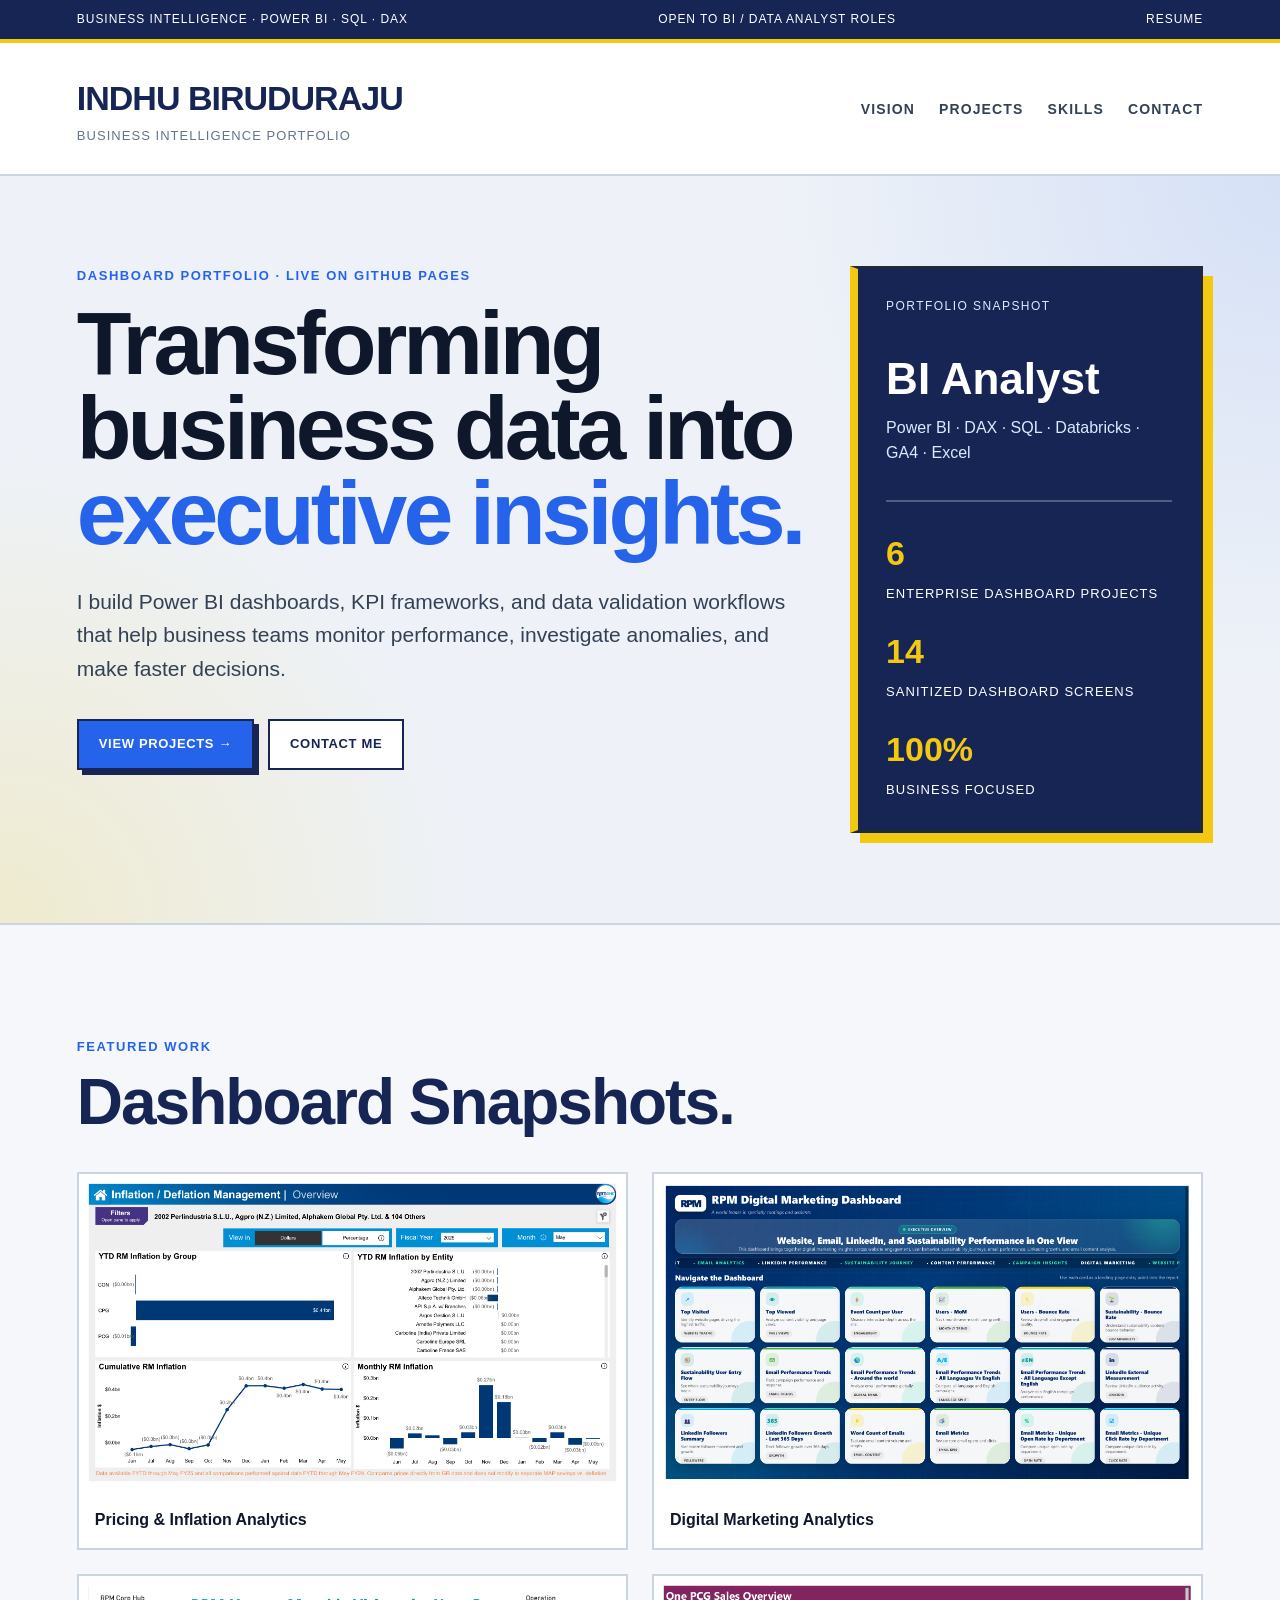
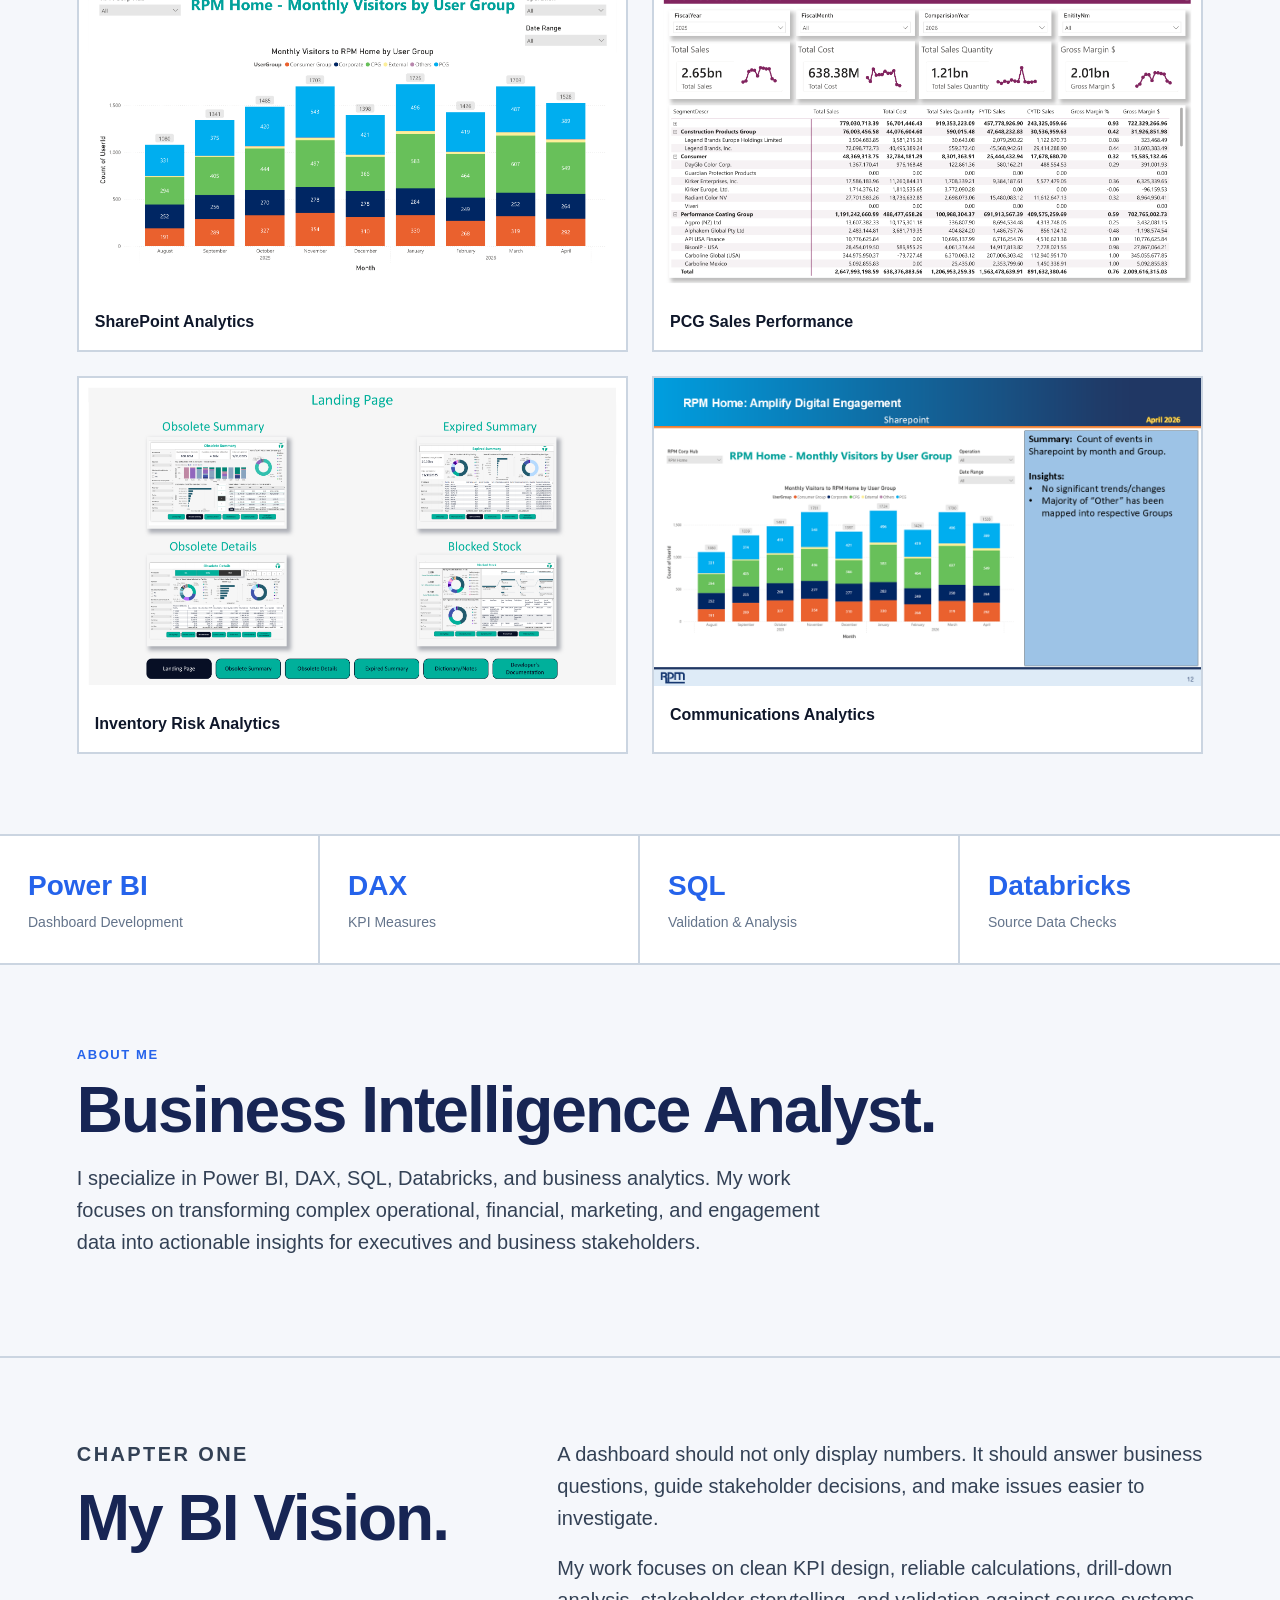
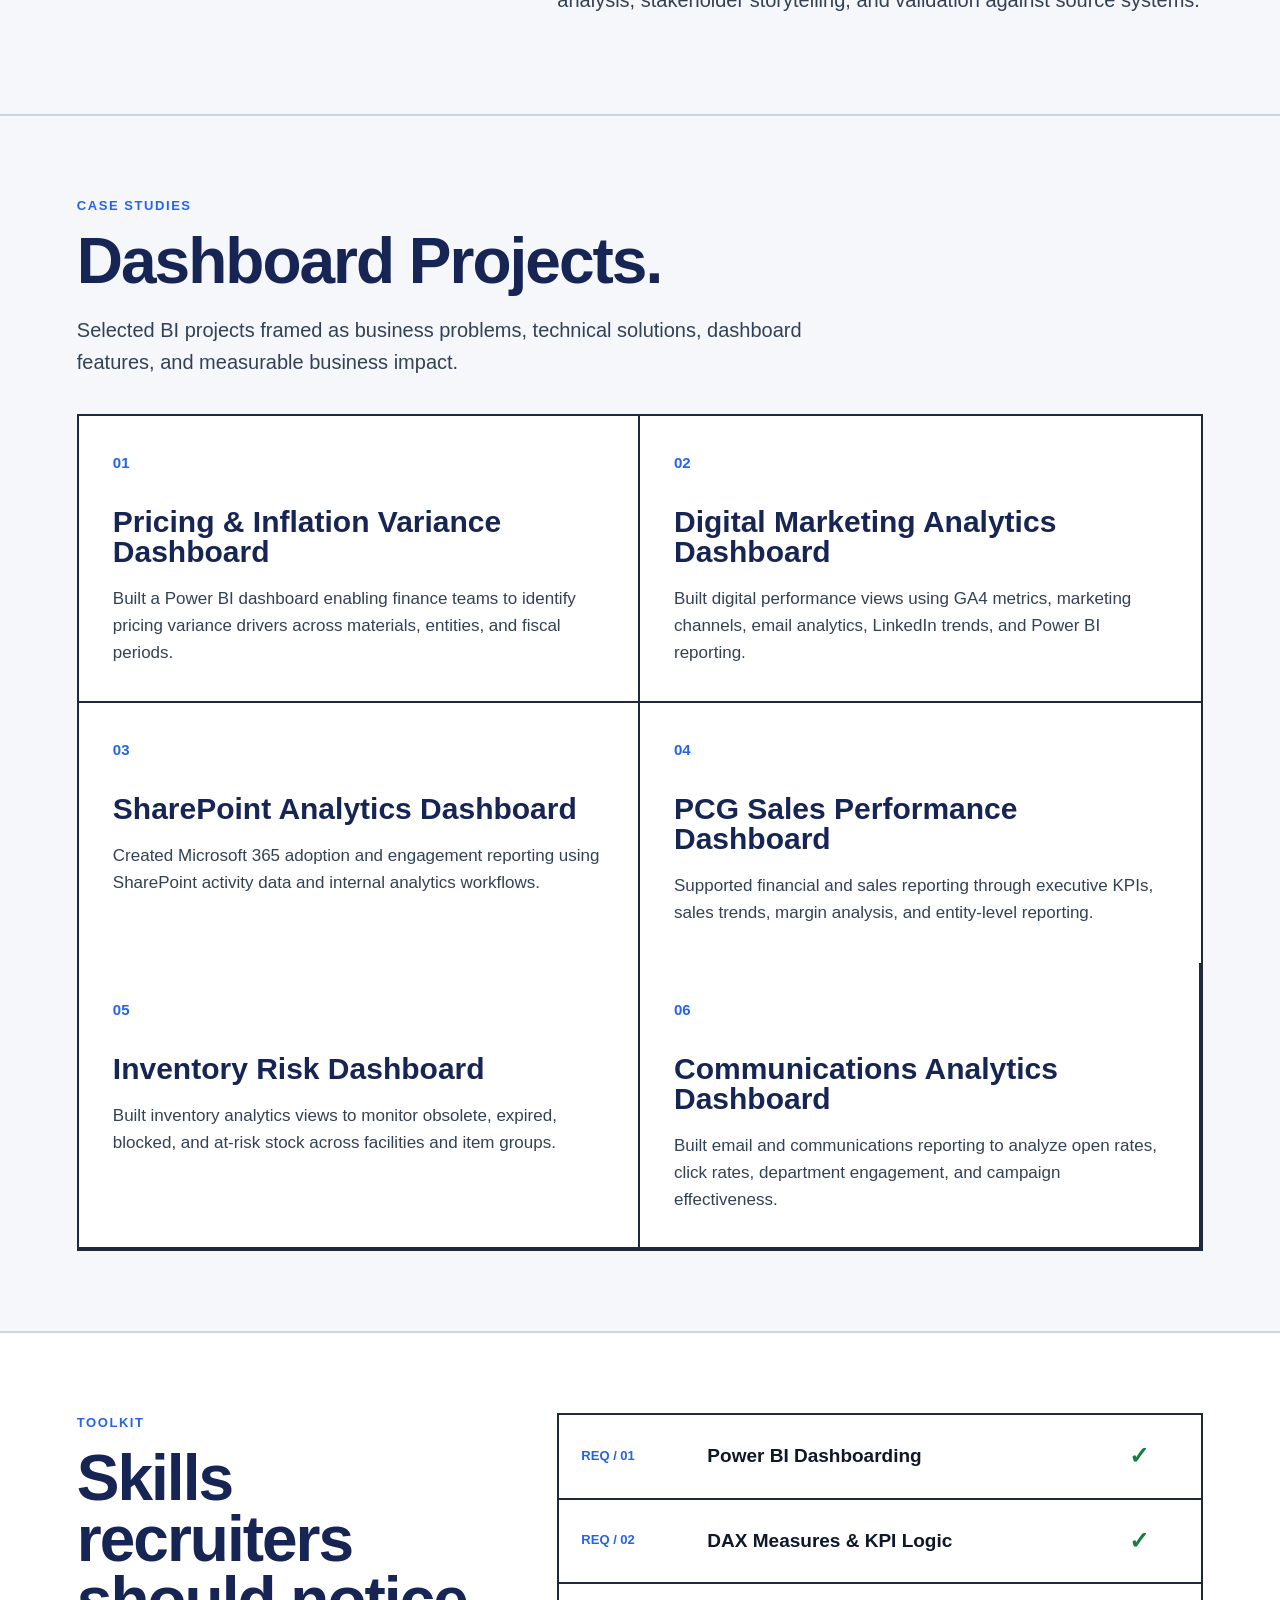
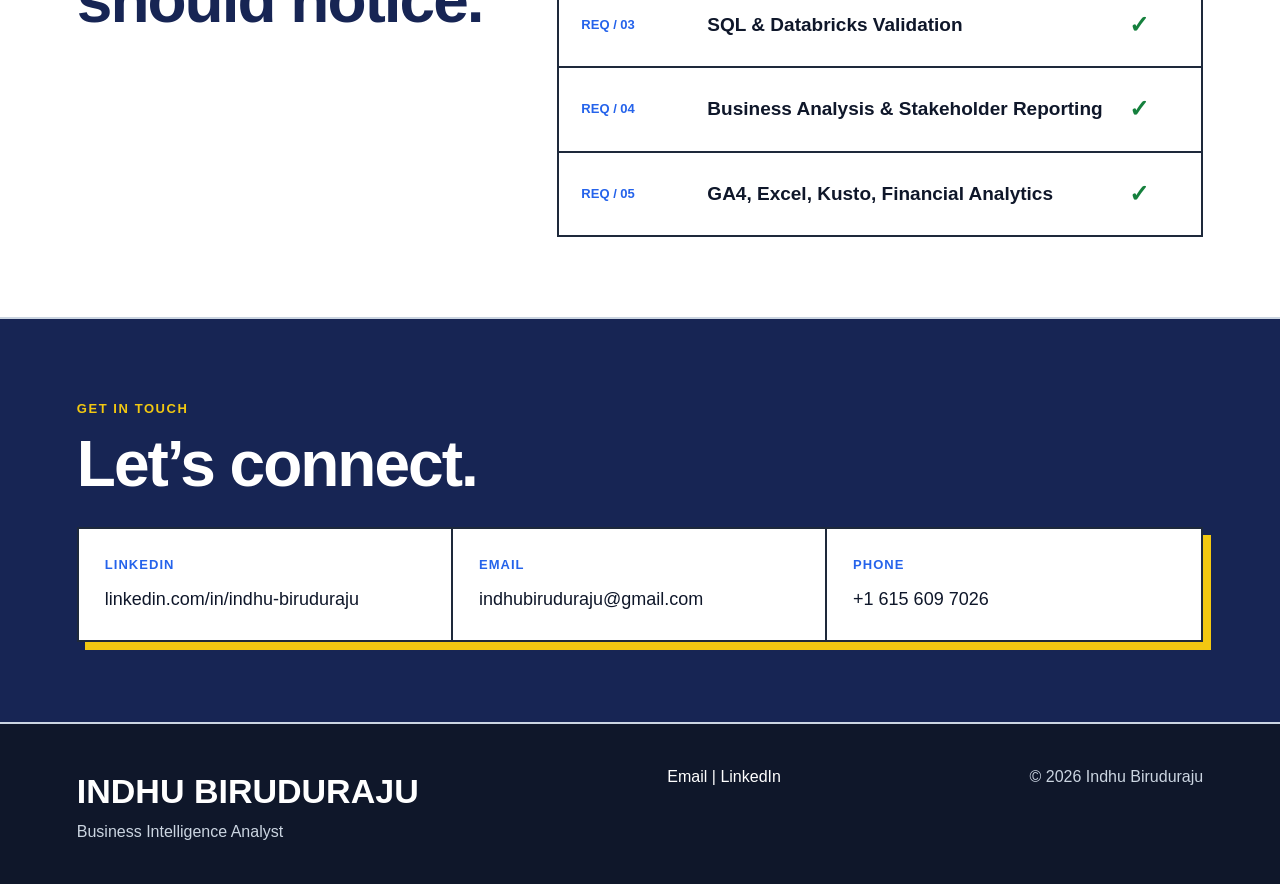
<file: index.html>
<!DOCTYPE html>
<html lang="en">

<head>
  <meta charset="UTF-8" />
  <meta name="viewport" content="width=device-width, initial-scale=1.0" />
  <title>Indhu Biruduraju | Business Intelligence Portfolio</title>
  <link rel="stylesheet" href="style.css?v=3" />
</head>

<body>

  <div class="top-strip">
    <span>Business Intelligence · Power BI · SQL · DAX</span>
    <span>Open to BI / Data Analyst Roles</span>
    <a href="assets/Indhu_Biruduraju_Resume.pdf" target="_blank">Resume</a>
  </div>

  <header class="site-header">
    <div class="brand">
      <h1>INDHU BIRUDURAJU</h1>
      <p>Business Intelligence Portfolio</p>
    </div>

    <nav>
      <a href="#vision">Vision</a>
      <a href="#projects">Projects</a>
      <a href="#skills">Skills</a>
      <a href="#contact">Contact</a>
    </nav>
  </header>

  <main>

    <section class="hero">
      <div class="hero-left">
        <p class="eyebrow">Dashboard Portfolio · Live on GitHub Pages</p>

        <h2>
          Transforming business data into
          <span>executive insights.</span>
        </h2>

        <p class="hero-text">
          I build Power BI dashboards, KPI frameworks, and data validation workflows
          that help business teams monitor performance, investigate anomalies,
          and make faster decisions.
        </p>

        <div class="hero-actions">
          <a href="#projects" class="btn primary">View Projects →</a>
          <a href="mailto:indhubiruduraju@gmail.com" class="btn secondary">Contact Me</a>
        </div>
      </div>

      <div class="hero-card">
        <p class="card-label">Portfolio Snapshot</p>
        <h3>BI Analyst</h3>
        <p>Power BI · DAX · SQL · Databricks · GA4 · Excel</p>



        <div class="mini-stats">
          <div>
            <strong>6</strong>
            <span>Enterprise Dashboard Projects</span>
          </div>

          <div>
            <strong>14</strong>
            <span>Sanitized Dashboard Screens</span>
          </div>

          <div>
            <strong>100%</strong>
            <span>Business Focused</span>
          </div>
        </div>
      </div>
    </section>

    <section class="section dashboard-gallery">
      <p class="section-tag">Featured Work</p>
      <h2>Dashboard Snapshots.</h2>

      <div class="gallery-grid">

        <a class="gallery-item" href="projects/inflation-dashboard.html">
          <img src="assets/images/inflation-2.png" alt="Inflation Dashboard">
          <p>Pricing & Inflation Analytics</p>
        </a>

        <a class="gallery-item" href="projects/digital-reporting.html">
          <img src="assets/images/digital-01.png" alt="Digital Reporting Dashboard">
          <p>Digital Marketing Analytics</p>
        </a>

        <a class="gallery-item" href="projects/sharepoint-analytics.html">
          <img src="assets/images/sharepoint-dashboard.png" alt="SharePoint Dashboard">
          <p>SharePoint Analytics</p>
        </a>

        <a class="gallery-item" href="projects/project-financials.html">
          <img src="assets/images/sales-1.png" alt="Sales Performance Dashboard">
          <p>PCG Sales Performance</p>
        </a>

        <a class="gallery-item" href="projects/inventory-dashboard.html">
          <img src="assets/images/inventory-1.png" alt="Inventory Risk Dashboard">
          <p>Inventory Risk Analytics</p>
        </a>

        <a class="gallery-item" href="projects/communications-analytics.html">
          <img src="assets/images/Slide12.PNG" alt="Communications Analytics Dashboard">
          <p>Communications Analytics</p>
        </a>

      </div>
    </section>

    <section class="stats-bar">
      <div>
        <strong>Power BI</strong>
        <span>Dashboard Development</span>
      </div>

      <div>
        <strong>DAX</strong>
        <span>KPI Measures</span>
      </div>

      <div>
        <strong>SQL</strong>
        <span>Validation & Analysis</span>
      </div>

      <div>
        <strong>Databricks</strong>
        <span>Source Data Checks</span>
      </div>
    </section>

    <section class="section">
      <p class="section-tag">About Me</p>
      <h2>Business Intelligence Analyst.</h2>

      <p class="section-intro">
        I specialize in Power BI, DAX, SQL, Databricks, and business analytics.
        My work focuses on transforming complex operational, financial, marketing,
        and engagement data into actionable insights for executives and business stakeholders.
      </p>
    </section>

    <section id="vision" class="section two-col">
      <div>
        <p class="section-tag">Chapter One</p>
        <h2>My BI Vision.</h2>
      </div>

      <div>
        <p>
          A dashboard should not only display numbers. It should answer business questions,
          guide stakeholder decisions, and make issues easier to investigate.
        </p>

        <p>
          My work focuses on clean KPI design, reliable calculations, drill-down analysis,
          stakeholder storytelling, and validation against source systems.
        </p>
      </div>
    </section>

    <section id="projects" class="section">
      <p class="section-tag">Case Studies</p>
      <h2>Dashboard Projects.</h2>

      <p class="section-intro">
        Selected BI projects framed as business problems, technical solutions,
        dashboard features, and measurable business impact.
      </p>

      <div class="manifesto-grid">

        <a class="manifesto-card" href="projects/inflation-dashboard.html">
          <span>01</span>
          <h3>Pricing & Inflation Variance Dashboard</h3>
          <p>
            Built a Power BI dashboard enabling finance teams to identify pricing variance
            drivers across materials, entities, and fiscal periods.
          </p>
        </a>

        <a class="manifesto-card" href="projects/digital-reporting.html">
          <span>02</span>
          <h3>Digital Marketing Analytics Dashboard</h3>
          <p>
            Built digital performance views using GA4 metrics, marketing channels,
            email analytics, LinkedIn trends, and Power BI reporting.
          </p>
        </a>

        <a class="manifesto-card" href="projects/sharepoint-analytics.html">
          <span>03</span>
          <h3>SharePoint Analytics Dashboard</h3>
          <p>
            Created Microsoft 365 adoption and engagement reporting using SharePoint
            activity data and internal analytics workflows.
          </p>
        </a>

        <a class="manifesto-card" href="projects/project-financials.html">
          <span>04</span>
          <h3>PCG Sales Performance Dashboard</h3>
          <p>
            Supported financial and sales reporting through executive KPIs,
            sales trends, margin analysis, and entity-level reporting.
          </p>
        </a>

        <a class="manifesto-card" href="projects/inventory-dashboard.html">
          <span>05</span>
          <h3>Inventory Risk Dashboard</h3>
          <p>
            Built inventory analytics views to monitor obsolete, expired,
            blocked, and at-risk stock across facilities and item groups.
          </p>
        </a>

        <a class="manifesto-card" href="projects/communications-analytics.html">
          <span>06</span>
          <h3>Communications Analytics Dashboard</h3>
          <p>
            Built email and communications reporting to analyze open rates,
            click rates, department engagement, and campaign effectiveness.
          </p>
        </a>

      </div>
    </section>

    <section id="skills" class="section eligibility">
      <div>
        <p class="section-tag">Toolkit</p>
        <h2>Skills recruiters should notice.</h2>
      </div>

      <div class="skill-list">
        <div class="skill-row">
          <span>REQ / 01</span>
          <strong>Power BI Dashboarding</strong>
          <em>✓</em>
        </div>

        <div class="skill-row">
          <span>REQ / 02</span>
          <strong>DAX Measures & KPI Logic</strong>
          <em>✓</em>
        </div>

        <div class="skill-row">
          <span>REQ / 03</span>
          <strong>SQL & Databricks Validation</strong>
          <em>✓</em>
        </div>

        <div class="skill-row">
          <span>REQ / 04</span>
          <strong>Business Analysis & Stakeholder Reporting</strong>
          <em>✓</em>
        </div>

        <div class="skill-row">
          <span>REQ / 05</span>
          <strong>GA4, Excel, Kusto, Financial Analytics</strong>
          <em>✓</em>
        </div>
      </div>
    </section>

    <section id="contact" class="section contact-section">
      <p class="section-tag">Get in touch</p>
      <h2>Let’s connect.</h2>

      <div class="contact-grid">
        <div>
          <strong>LinkedIn</strong>
          <a href="https://www.linkedin.com/in/indhu-biruduraju/" target="_blank">linkedin.com/in/indhu-biruduraju</a>
        </div>

        <div>
          <strong>Email</strong>
          <a href="mailto:indhubiruduraju@gmail.com">indhubiruduraju@gmail.com</a>
        </div>

        <div>
          <strong>Phone</strong>
          <a href="tel:+16156097026">+1 615 609 7026</a>
        </div>
      </div>
    </section>

  </main>

  <footer>
    <div>
      <h2>INDHU BIRUDURAJU</h2>
      <p>Business Intelligence Analyst</p>
    </div>

    <div>
      <a href="mailto:indhubiruduraju@gmail.com">Email</a> |
      <a href="https://www.linkedin.com/in/indhu-biruduraju/" target="_blank">LinkedIn</a>
    </div>

    <p>© 2026 Indhu Biruduraju</p>
  </footer>

</body>

</html>
</file>
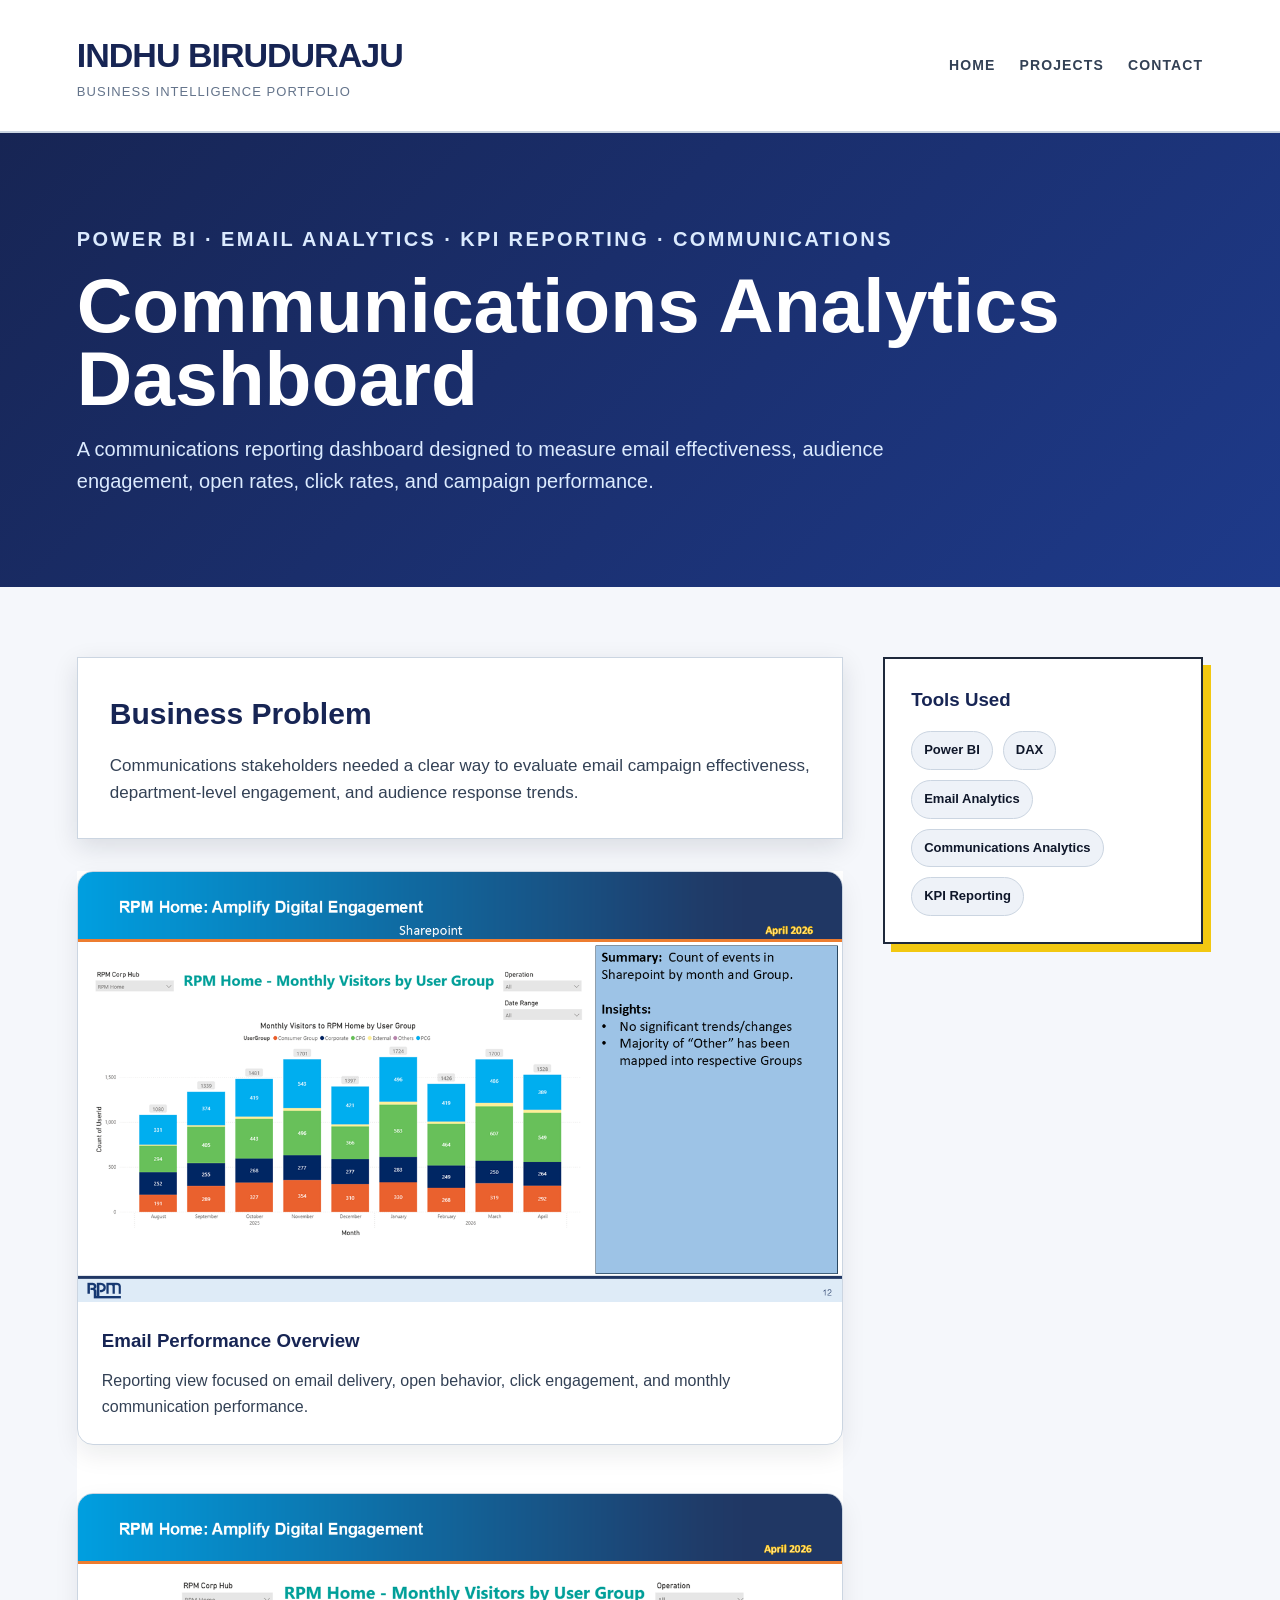
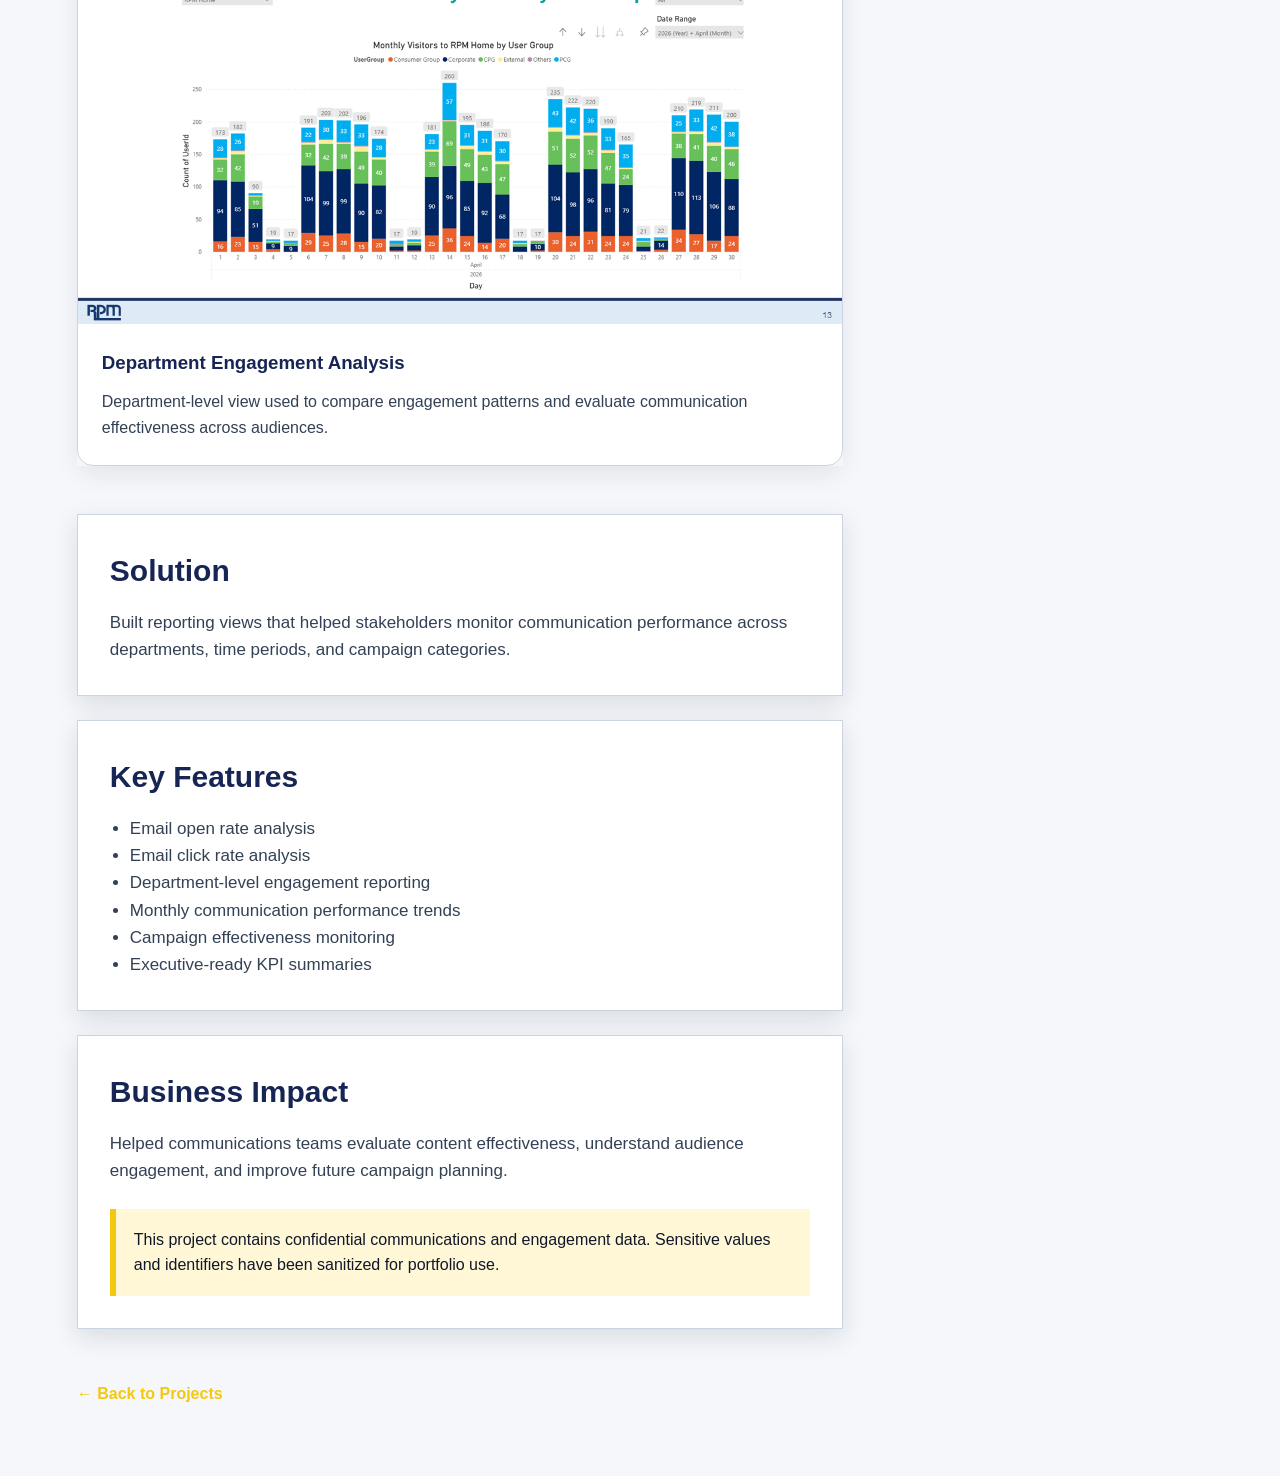
<file: projects/communications-analytics.html>
<!DOCTYPE html>
<html lang="en">

<head>
    <meta charset="UTF-8" />
    <meta name="viewport" content="width=device-width, initial-scale=1.0" />
    <title>Communications Analytics Dashboard | Indhu Biruduraju</title>
    <link rel="stylesheet" href="../style.css" />
</head>

<body>

    <header class="site-header">
        <div class="brand">
            <h1>INDHU BIRUDURAJU</h1>
            <p>Business Intelligence Portfolio</p>
        </div>

        <nav>
            <a href="../index.html">Home</a>
            <a href="../index.html#projects">Projects</a>
            <a href="../index.html#contact">Contact</a>
        </nav>
    </header>

    <section class="project-hero">
        <p class="eyebrow">Power BI · Email Analytics · KPI Reporting · Communications</p>

        <h1>Communications Analytics Dashboard</h1>

        <p>
            A communications reporting dashboard designed to measure email effectiveness,
            audience engagement, open rates, click rates, and campaign performance.
        </p>
    </section>

    <main class="project-layout">

        <div>

            <section class="case-section">
                <h2>Business Problem</h2>

                <p>
                    Communications stakeholders needed a clear way to evaluate email campaign
                    effectiveness, department-level engagement, and audience response trends.
                </p>
            </section>

            <section class="dashboard-gallery">

                <div class="dashboard-card">
                    <img src="../assets/images/Slide12.PNG" alt="Communications analytics dashboard slide 12">
                    <div class="dashboard-card-content">
                        <h3>Email Performance Overview</h3>
                        <p>
                            Reporting view focused on email delivery, open behavior,
                            click engagement, and monthly communication performance.
                        </p>
                    </div>
                </div>

                <div class="dashboard-card">
                    <img src="../assets/images/Slide13.PNG" alt="Communications analytics dashboard slide 13">
                    <div class="dashboard-card-content">
                        <h3>Department Engagement Analysis</h3>
                        <p>
                            Department-level view used to compare engagement patterns
                            and evaluate communication effectiveness across audiences.
                        </p>
                    </div>
                </div>

            </section>

            <section class="case-section">
                <h2>Solution</h2>

                <p>
                    Built reporting views that helped stakeholders monitor communication
                    performance across departments, time periods, and campaign categories.
                </p>
            </section>

            <section class="case-section">
                <h2>Key Features</h2>

                <ul>
                    <li>Email open rate analysis</li>
                    <li>Email click rate analysis</li>
                    <li>Department-level engagement reporting</li>
                    <li>Monthly communication performance trends</li>
                    <li>Campaign effectiveness monitoring</li>
                    <li>Executive-ready KPI summaries</li>
                </ul>
            </section>

            <section class="case-section">
                <h2>Business Impact</h2>

                <p>
                    Helped communications teams evaluate content effectiveness,
                    understand audience engagement, and improve future campaign planning.
                </p>

                <div class="confidential-note">
                    This project contains confidential communications and engagement data.
                    Sensitive values and identifiers have been sanitized for portfolio use.
                </div>
            </section>

            <a class="back-link" href="../index.html#projects">
                ← Back to Projects
            </a>

        </div>

        <aside class="project-sidebar">

            <h3>Tools Used</h3>

            <div class="tool-tags">
                <span>Power BI</span>
                <span>DAX</span>
                <span>Email Analytics</span>
                <span>Communications Analytics</span>
                <span>KPI Reporting</span>
            </div>

        </aside>

    </main>

</body>

</html>
</file>
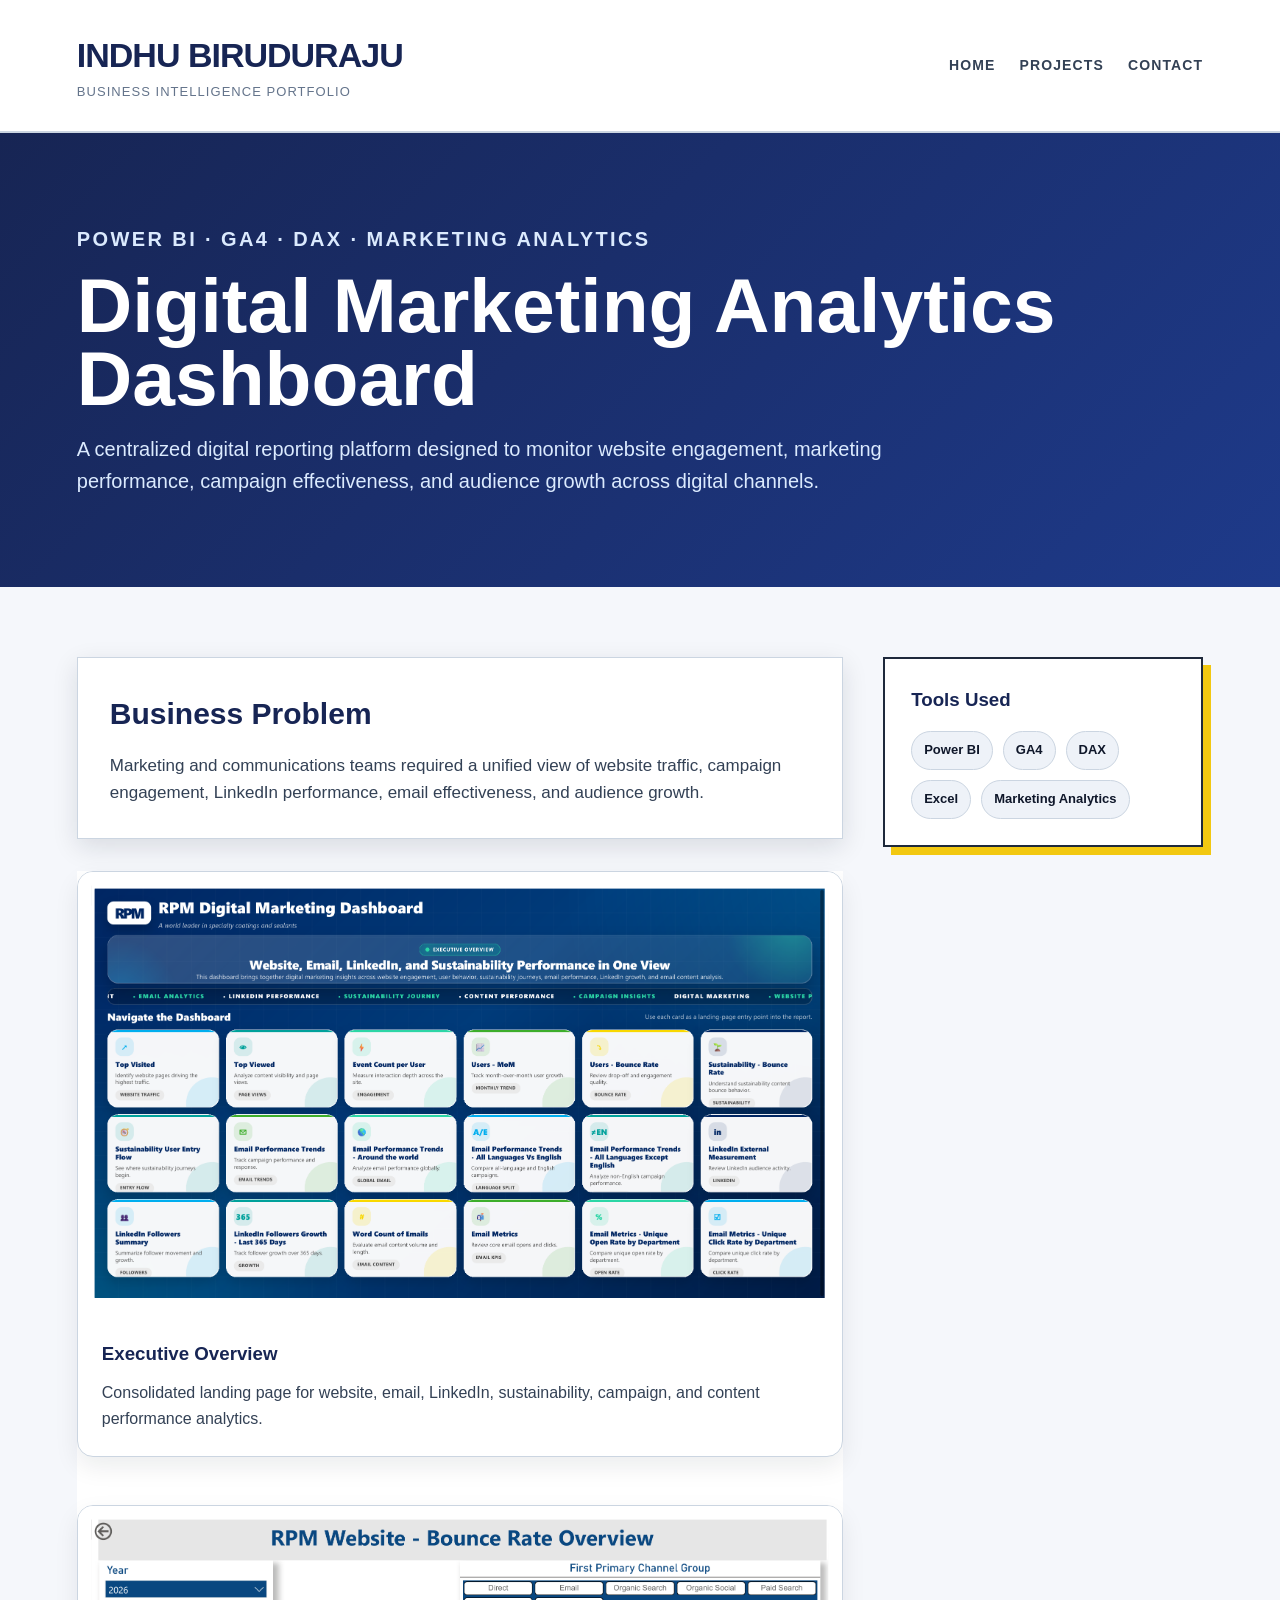
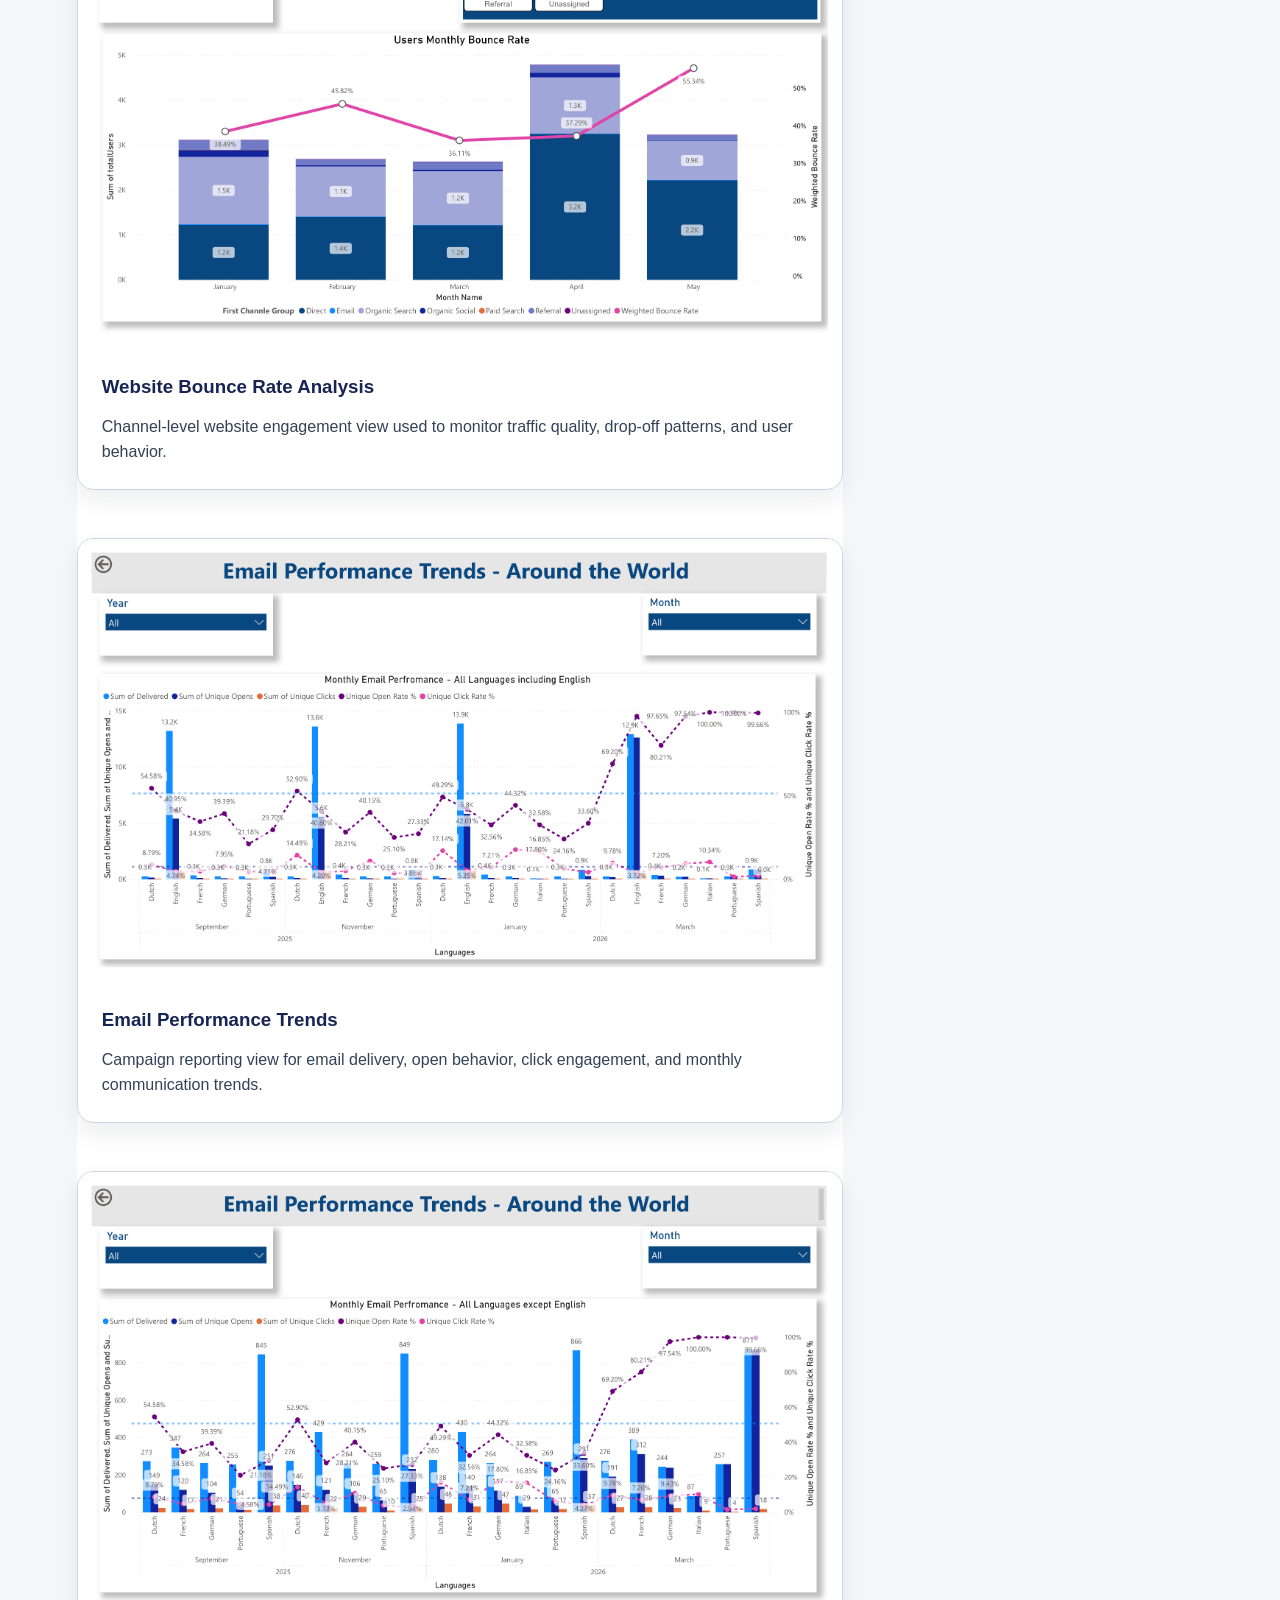
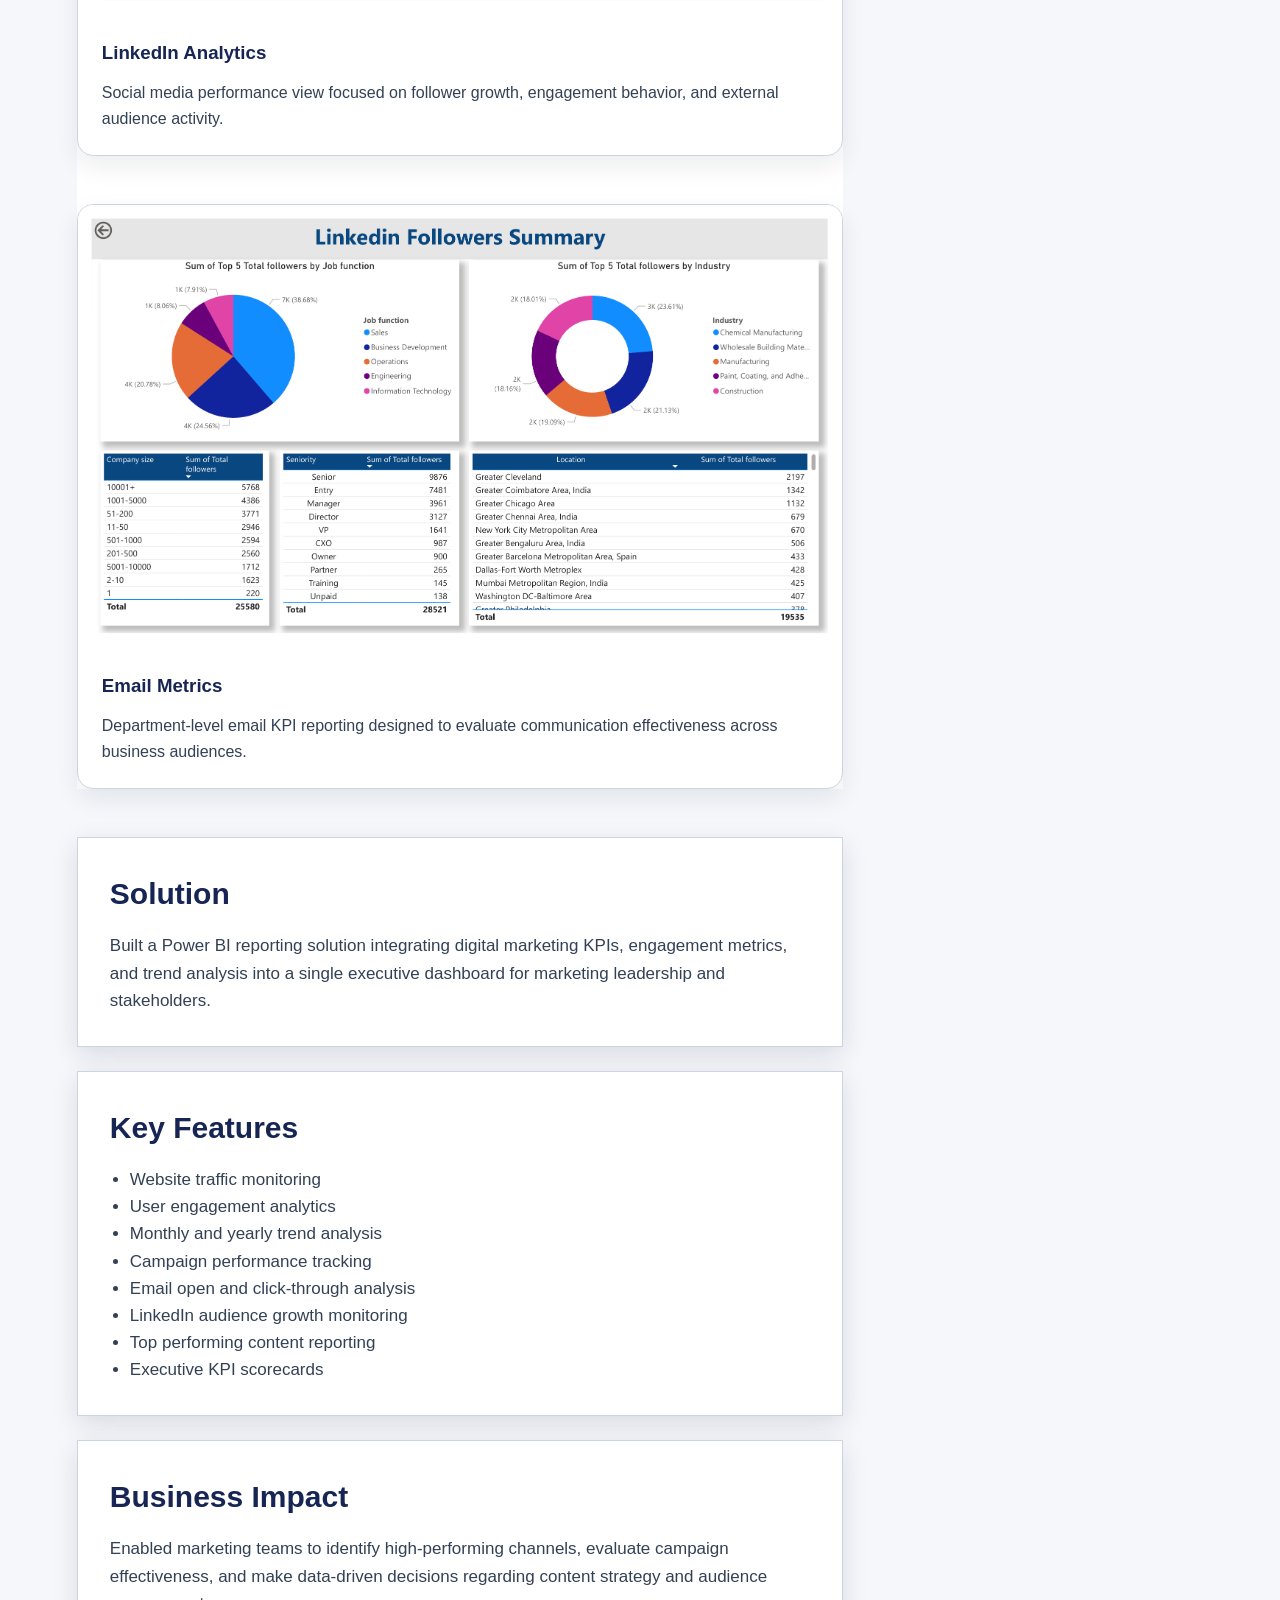
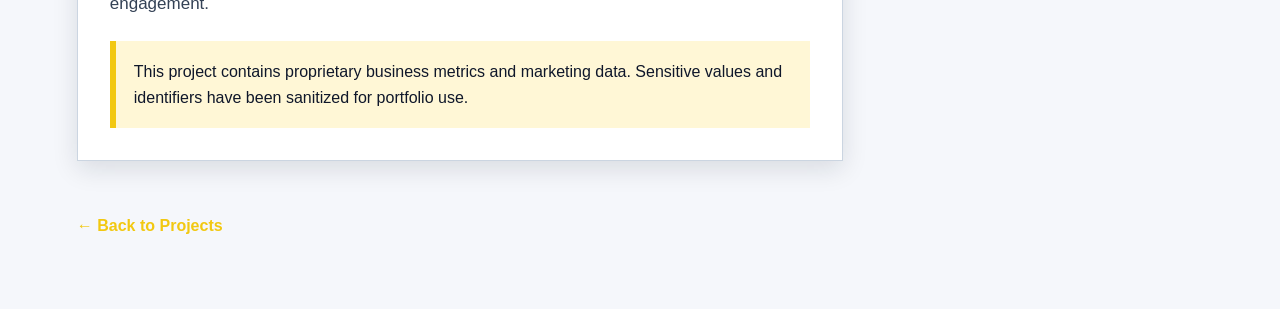
<file: projects/digital-reporting.html>
<!DOCTYPE html>
<html lang="en">

<head>
    <meta charset="UTF-8" />
    <meta name="viewport" content="width=device-width, initial-scale=1.0" />
    <title>Digital Marketing Analytics Dashboard | Indhu Biruduraju</title>
    <link rel="stylesheet" href="../style.css" />
</head>

<body>

    <header class="site-header">
        <div class="brand">
            <h1>INDHU BIRUDURAJU</h1>
            <p>Business Intelligence Portfolio</p>
        </div>

        <nav>
            <a href="../index.html">Home</a>
            <a href="../index.html#projects">Projects</a>
            <a href="../index.html#contact">Contact</a>
        </nav>
    </header>

    <section class="project-hero">
        <p class="eyebrow">Power BI · GA4 · DAX · Marketing Analytics</p>

        <h1>Digital Marketing Analytics Dashboard</h1>

        <p>
            A centralized digital reporting platform designed to monitor website engagement,
            marketing performance, campaign effectiveness, and audience growth across digital channels.
        </p>
    </section>

    <main class="project-layout">

        <div>

            <section class="case-section">
                <h2>Business Problem</h2>

                <p>
                    Marketing and communications teams required a unified view of website traffic,
                    campaign engagement, LinkedIn performance, email effectiveness, and audience growth.
                </p>
            </section>

            <section class="dashboard-gallery">

                <div class="dashboard-card">
                    <img src="../assets/images/digital-01.png" alt="Digital marketing dashboard executive overview">
                    <div class="dashboard-card-content">
                        <h3>Executive Overview</h3>
                        <p>
                            Consolidated landing page for website, email, LinkedIn, sustainability,
                            campaign, and content performance analytics.
                        </p>
                    </div>
                </div>

                <div class="dashboard-card">
                    <img src="../assets/images/digital-06.png" alt="Digital marketing bounce rate dashboard">
                    <div class="dashboard-card-content">
                        <h3>Website Bounce Rate Analysis</h3>
                        <p>
                            Channel-level website engagement view used to monitor traffic quality,
                            drop-off patterns, and user behavior.
                        </p>
                    </div>
                </div>

                <div class="dashboard-card">
                    <img src="../assets/images/digital-11.png" alt="Email performance dashboard">
                    <div class="dashboard-card-content">
                        <h3>Email Performance Trends</h3>
                        <p>
                            Campaign reporting view for email delivery, open behavior,
                            click engagement, and monthly communication trends.
                        </p>
                    </div>
                </div>

                <div class="dashboard-card">
                    <img src="../assets/images/digital-13.png" alt="LinkedIn analytics dashboard">
                    <div class="dashboard-card-content">
                        <h3>LinkedIn Analytics</h3>
                        <p>
                            Social media performance view focused on follower growth,
                            engagement behavior, and external audience activity.
                        </p>
                    </div>
                </div>

                <div class="dashboard-card">
                    <img src="../assets/images/digital-15.png" alt="Email metrics dashboard">
                    <div class="dashboard-card-content">
                        <h3>Email Metrics</h3>
                        <p>
                            Department-level email KPI reporting designed to evaluate
                            communication effectiveness across business audiences.
                        </p>
                    </div>
                </div>

            </section>

            <section class="case-section">
                <h2>Solution</h2>

                <p>
                    Built a Power BI reporting solution integrating digital marketing KPIs,
                    engagement metrics, and trend analysis into a single executive dashboard
                    for marketing leadership and stakeholders.
                </p>
            </section>

            <section class="case-section">
                <h2>Key Features</h2>

                <ul>
                    <li>Website traffic monitoring</li>
                    <li>User engagement analytics</li>
                    <li>Monthly and yearly trend analysis</li>
                    <li>Campaign performance tracking</li>
                    <li>Email open and click-through analysis</li>
                    <li>LinkedIn audience growth monitoring</li>
                    <li>Top performing content reporting</li>
                    <li>Executive KPI scorecards</li>
                </ul>
            </section>

            <section class="case-section">
                <h2>Business Impact</h2>

                <p>
                    Enabled marketing teams to identify high-performing channels,
                    evaluate campaign effectiveness, and make data-driven decisions
                    regarding content strategy and audience engagement.
                </p>

                <div class="confidential-note">
                    This project contains proprietary business metrics and marketing data.
                    Sensitive values and identifiers have been sanitized for portfolio use.
                </div>
            </section>

            <a class="back-link" href="../index.html#projects">
                ← Back to Projects
            </a>

        </div>

        <aside class="project-sidebar">

            <h3>Tools Used</h3>

            <div class="tool-tags">
                <span>Power BI</span>
                <span>GA4</span>
                <span>DAX</span>
                <span>Excel</span>
                <span>Marketing Analytics</span>
            </div>

        </aside>

    </main>

</body>

</html>
</file>
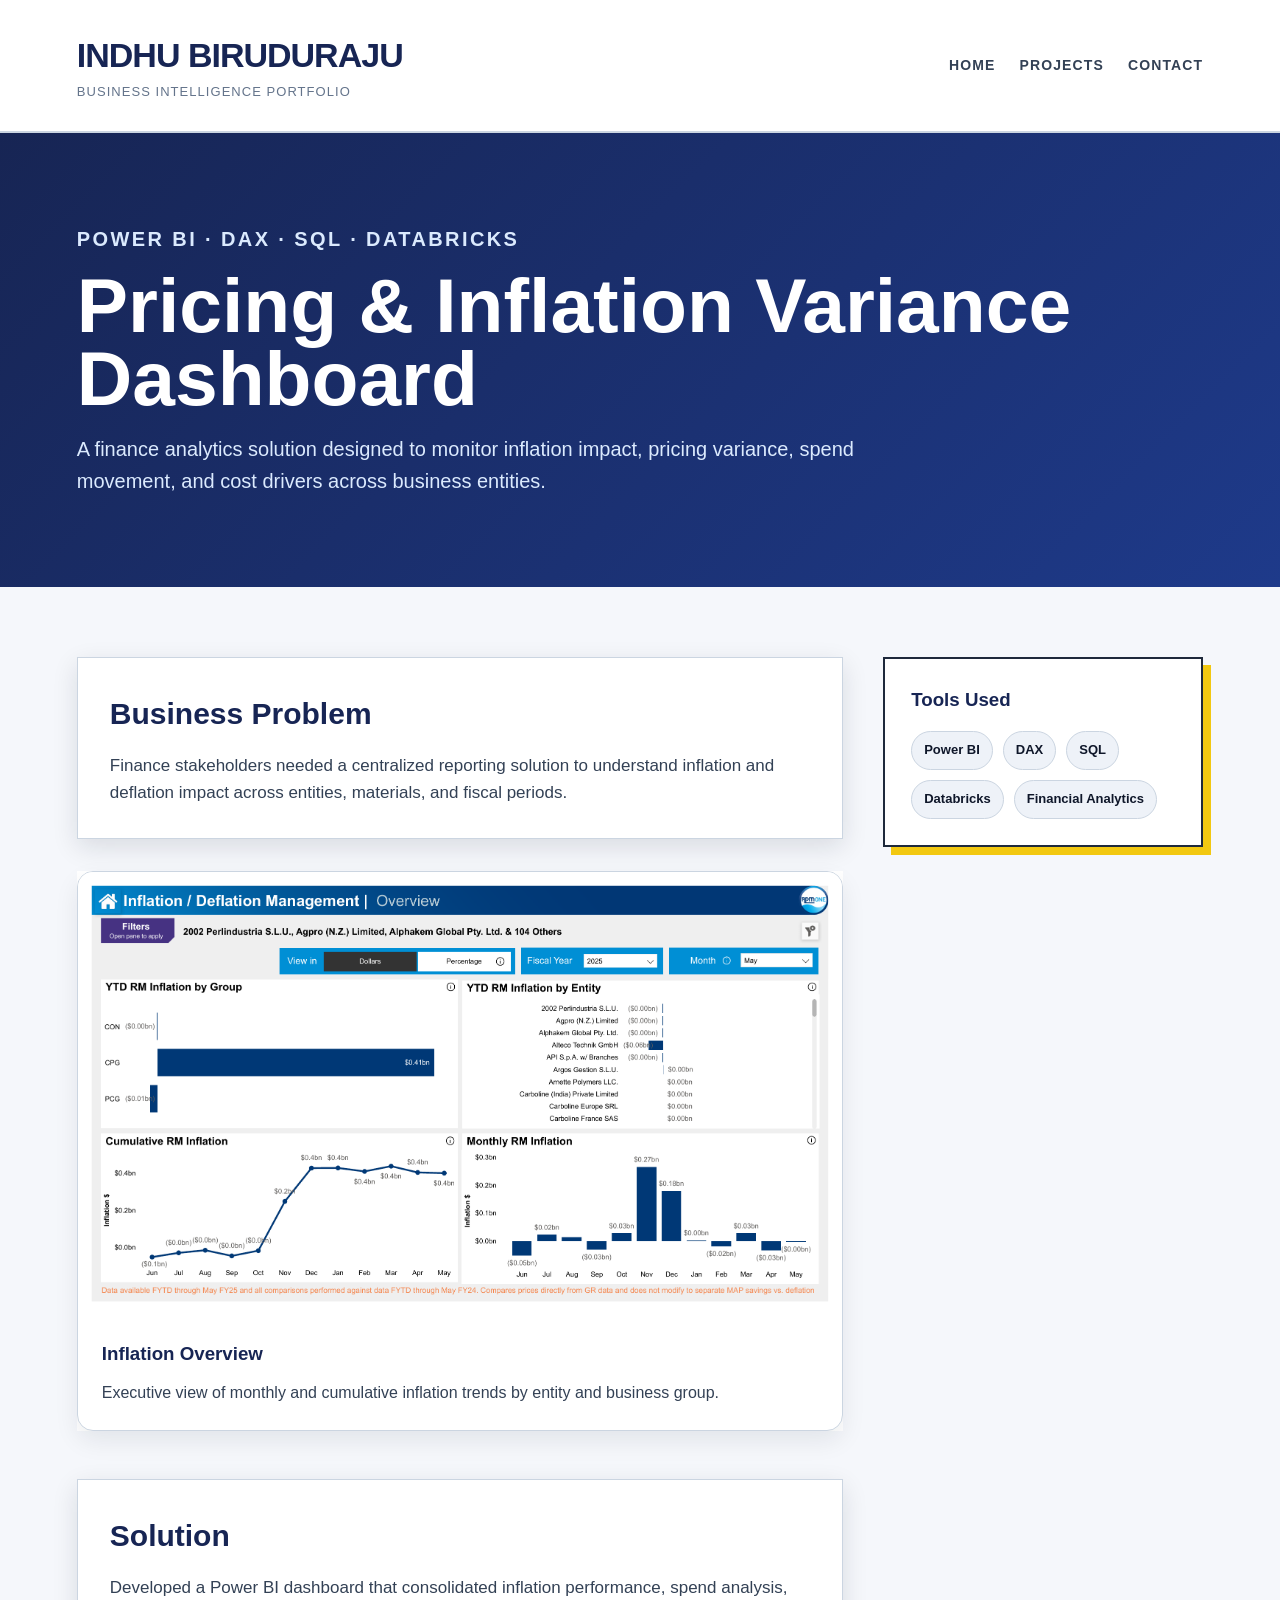
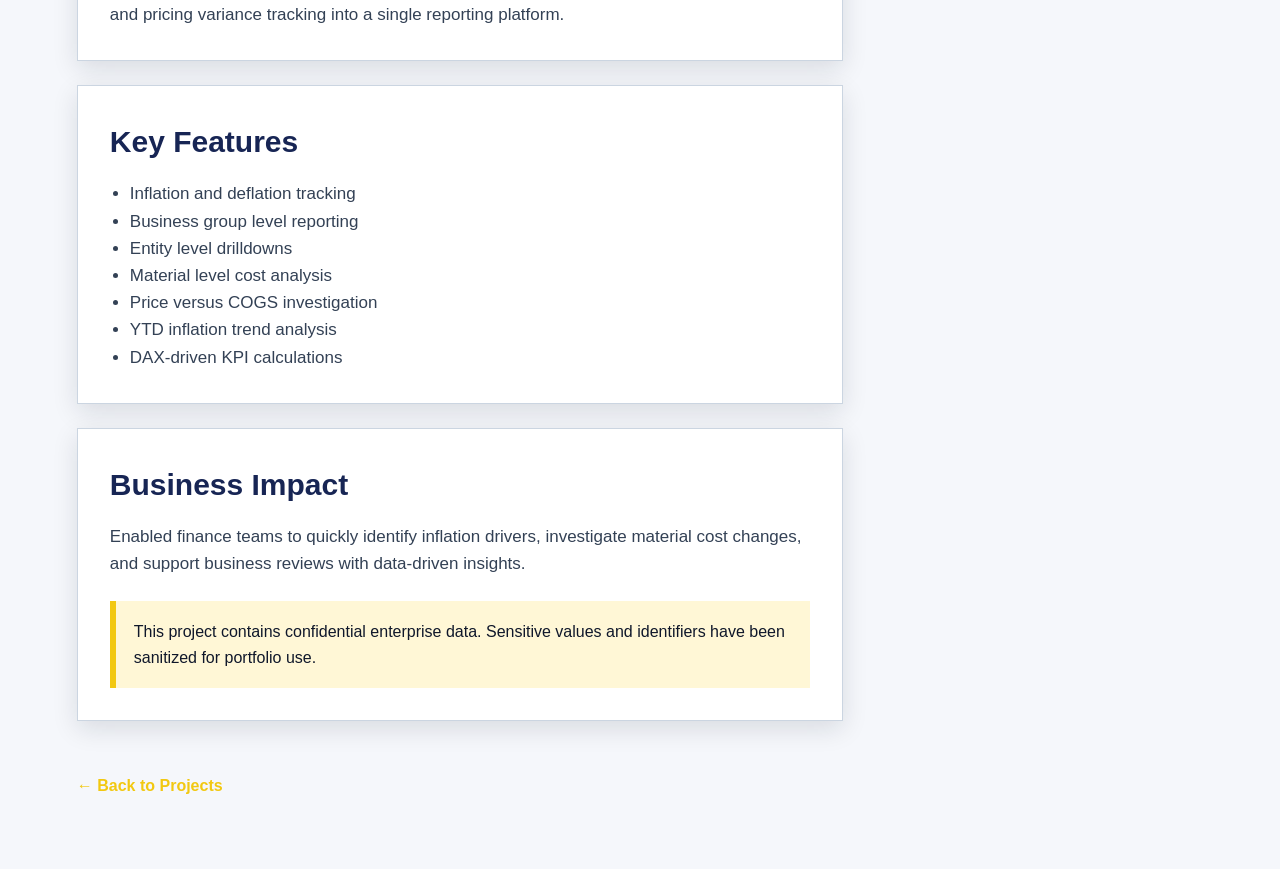
<file: projects/inflation-dashboard.html>
<!DOCTYPE html>
<html lang="en">

<head>
    <meta charset="UTF-8" />
    <meta name="viewport" content="width=device-width, initial-scale=1.0" />
    <title>Pricing & Inflation Variance Dashboard | Indhu Biruduraju</title>
    <link rel="stylesheet" href="../style.css" />
</head>

<body>

    <header class="site-header">
        <div class="brand">
            <h1>INDHU BIRUDURAJU</h1>
            <p>Business Intelligence Portfolio</p>
        </div>

        <nav>
            <a href="../index.html">Home</a>
            <a href="../index.html#projects">Projects</a>
            <a href="../index.html#contact">Contact</a>
        </nav>
    </header>

    <section class="project-hero">
        <p class="eyebrow">Power BI · DAX · SQL · Databricks</p>

        <h1>Pricing & Inflation Variance Dashboard</h1>

        <p>
            A finance analytics solution designed to monitor inflation impact,
            pricing variance, spend movement, and cost drivers across business entities.
        </p>
    </section>

    <main class="project-layout">

        <div>

            <section class="case-section">
                <h2>Business Problem</h2>
                <p>
                    Finance stakeholders needed a centralized reporting solution to understand
                    inflation and deflation impact across entities, materials, and fiscal periods.
                </p>
            </section>

            <section class="dashboard-gallery">
                <div class="dashboard-card">
                    <img src="../assets/images/inflation-2.png" alt="Sanitized Inflation Dashboard overview">
                    <div class="dashboard-card-content">
                        <h3>Inflation Overview</h3>
                        <p>
                            Executive view of monthly and cumulative inflation trends by entity and business group.
                        </p>
                    </div>
                </div>
            </section>

            <section class="case-section">
                <h2>Solution</h2>
                <p>
                    Developed a Power BI dashboard that consolidated inflation performance,
                    spend analysis, and pricing variance tracking into a single reporting platform.
                </p>
            </section>

            <section class="case-section">
                <h2>Key Features</h2>
                <ul>
                    <li>Inflation and deflation tracking</li>
                    <li>Business group level reporting</li>
                    <li>Entity level drilldowns</li>
                    <li>Material level cost analysis</li>
                    <li>Price versus COGS investigation</li>
                    <li>YTD inflation trend analysis</li>
                    <li>DAX-driven KPI calculations</li>
                </ul>
            </section>

            <section class="case-section">
                <h2>Business Impact</h2>
                <p>
                    Enabled finance teams to quickly identify inflation drivers,
                    investigate material cost changes, and support business reviews
                    with data-driven insights.
                </p>

                <div class="confidential-note">
                    This project contains confidential enterprise data.
                    Sensitive values and identifiers have been sanitized for portfolio use.
                </div>
            </section>

            <a class="back-link" href="../index.html#projects">← Back to Projects</a>

        </div>

        <aside class="project-sidebar">
            <h3>Tools Used</h3>

            <div class="tool-tags">
                <span>Power BI</span>
                <span>DAX</span>
                <span>SQL</span>
                <span>Databricks</span>
                <span>Financial Analytics</span>
            </div>
        </aside>

    </main>

</body>

</html>
</file>
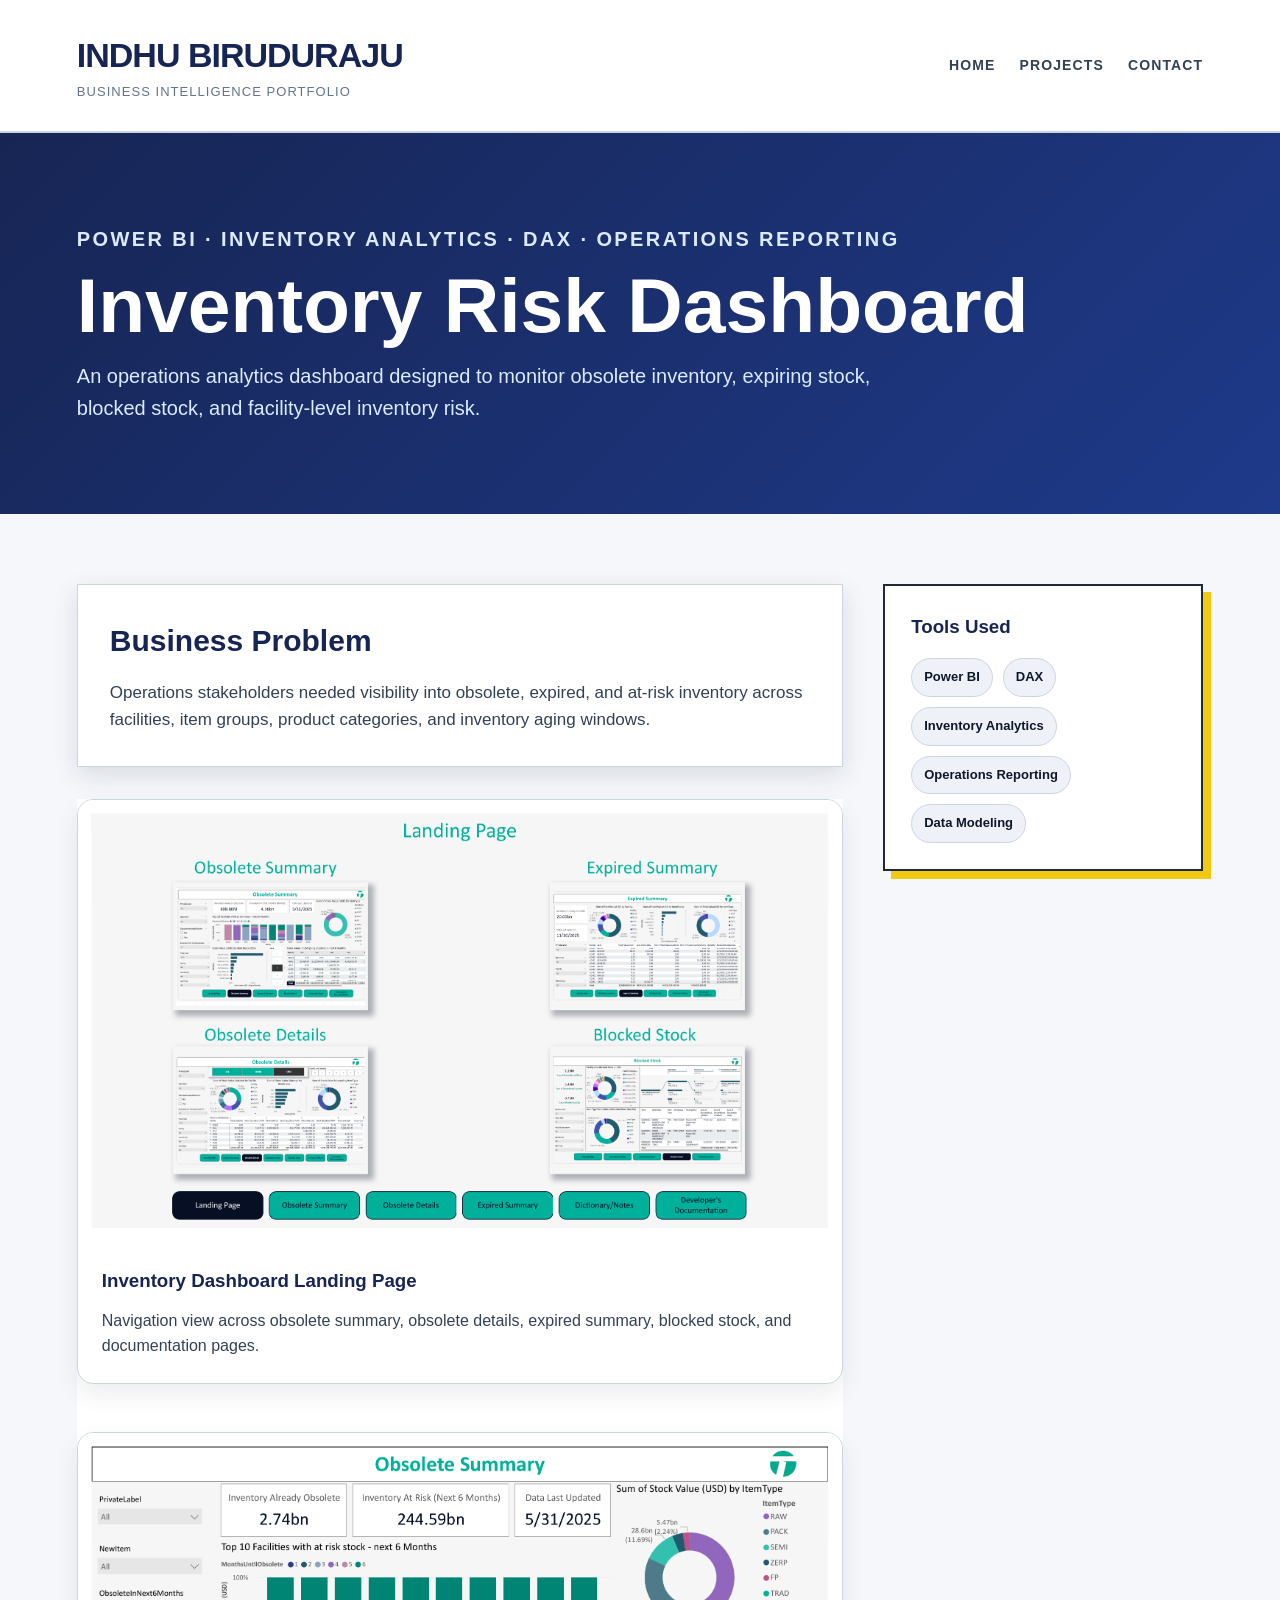
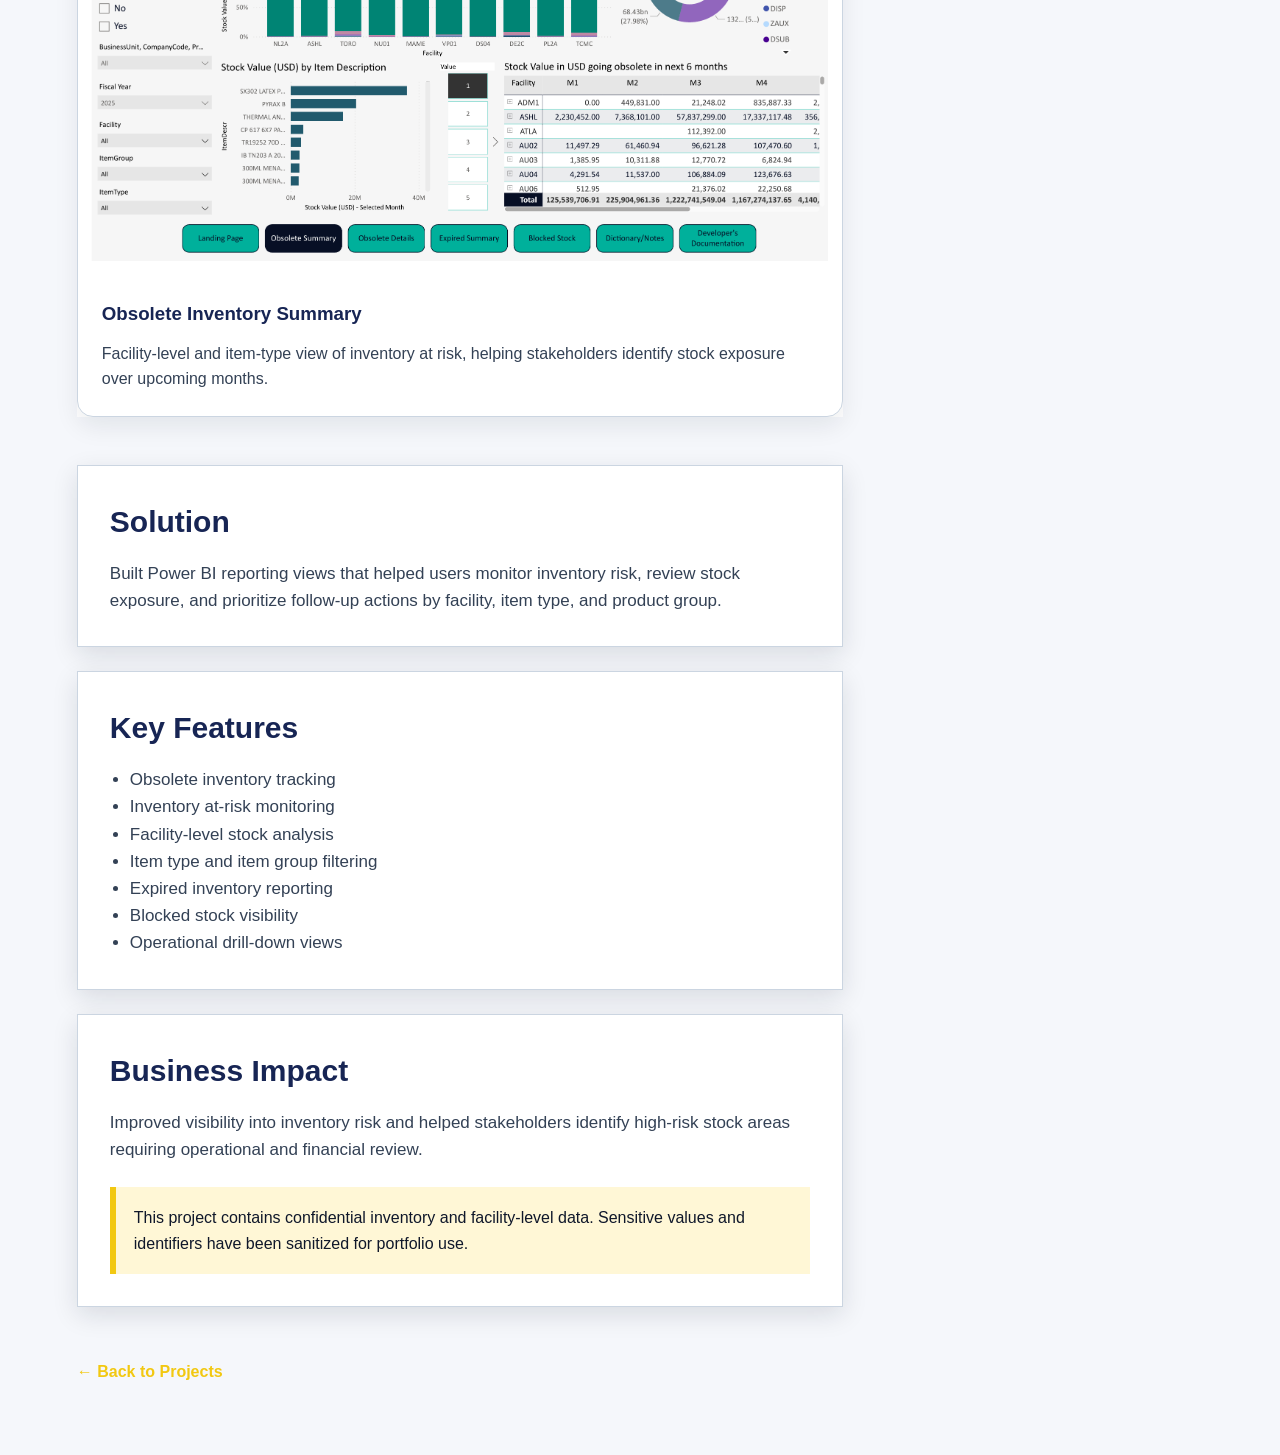
<file: projects/inventory-dashboard.html>
<!DOCTYPE html>
<html lang="en">

<head>
    <meta charset="UTF-8" />
    <meta name="viewport" content="width=device-width, initial-scale=1.0" />
    <title>Inventory Risk Dashboard | Indhu Biruduraju</title>
    <link rel="stylesheet" href="../style.css" />
</head>

<body>

    <header class="site-header">
        <div class="brand">
            <h1>INDHU BIRUDURAJU</h1>
            <p>Business Intelligence Portfolio</p>
        </div>

        <nav>
            <a href="../index.html">Home</a>
            <a href="../index.html#projects">Projects</a>
            <a href="../index.html#contact">Contact</a>
        </nav>
    </header>

    <section class="project-hero">
        <p class="eyebrow">Power BI · Inventory Analytics · DAX · Operations Reporting</p>

        <h1>Inventory Risk Dashboard</h1>

        <p>
            An operations analytics dashboard designed to monitor obsolete inventory,
            expiring stock, blocked stock, and facility-level inventory risk.
        </p>
    </section>

    <main class="project-layout">

        <div>

            <section class="case-section">
                <h2>Business Problem</h2>

                <p>
                    Operations stakeholders needed visibility into obsolete, expired,
                    and at-risk inventory across facilities, item groups, product categories,
                    and inventory aging windows.
                </p>
            </section>

            <section class="dashboard-gallery">

                <div class="dashboard-card">
                    <img src="../assets/images/inventory-1.png" alt="Inventory dashboard landing page">
                    <div class="dashboard-card-content">
                        <h3>Inventory Dashboard Landing Page</h3>
                        <p>
                            Navigation view across obsolete summary, obsolete details,
                            expired summary, blocked stock, and documentation pages.
                        </p>
                    </div>
                </div>

                <div class="dashboard-card">
                    <img src="../assets/images/inventory-2.png" alt="Obsolete inventory summary dashboard">
                    <div class="dashboard-card-content">
                        <h3>Obsolete Inventory Summary</h3>
                        <p>
                            Facility-level and item-type view of inventory at risk,
                            helping stakeholders identify stock exposure over upcoming months.
                        </p>
                    </div>
                </div>

            </section>

            <section class="case-section">
                <h2>Solution</h2>

                <p>
                    Built Power BI reporting views that helped users monitor inventory risk,
                    review stock exposure, and prioritize follow-up actions by facility,
                    item type, and product group.
                </p>
            </section>

            <section class="case-section">
                <h2>Key Features</h2>

                <ul>
                    <li>Obsolete inventory tracking</li>
                    <li>Inventory at-risk monitoring</li>
                    <li>Facility-level stock analysis</li>
                    <li>Item type and item group filtering</li>
                    <li>Expired inventory reporting</li>
                    <li>Blocked stock visibility</li>
                    <li>Operational drill-down views</li>
                </ul>
            </section>

            <section class="case-section">
                <h2>Business Impact</h2>

                <p>
                    Improved visibility into inventory risk and helped stakeholders
                    identify high-risk stock areas requiring operational and financial review.
                </p>

                <div class="confidential-note">
                    This project contains confidential inventory and facility-level data.
                    Sensitive values and identifiers have been sanitized for portfolio use.
                </div>
            </section>

            <a class="back-link" href="../index.html#projects">
                ← Back to Projects
            </a>

        </div>

        <aside class="project-sidebar">

            <h3>Tools Used</h3>

            <div class="tool-tags">
                <span>Power BI</span>
                <span>DAX</span>
                <span>Inventory Analytics</span>
                <span>Operations Reporting</span>
                <span>Data Modeling</span>
            </div>

        </aside>

    </main>

</body>

</html>
</file>
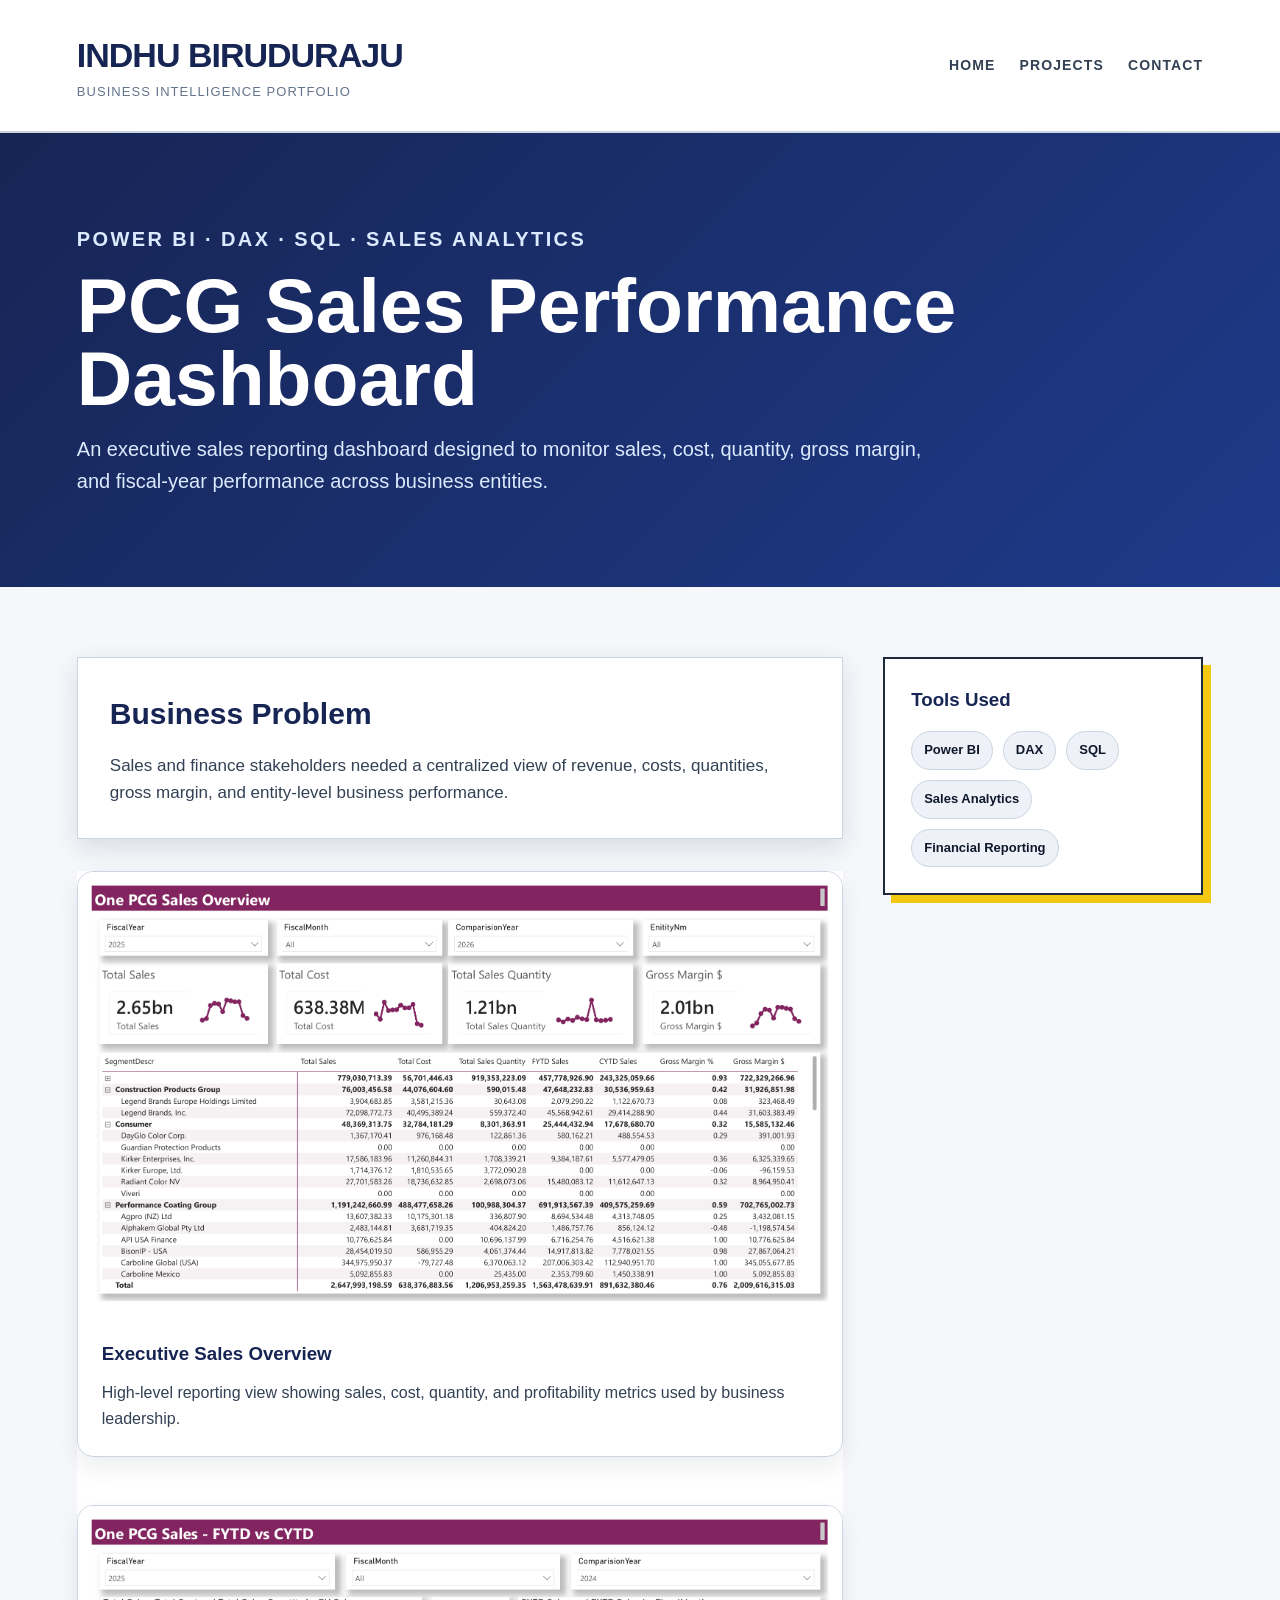
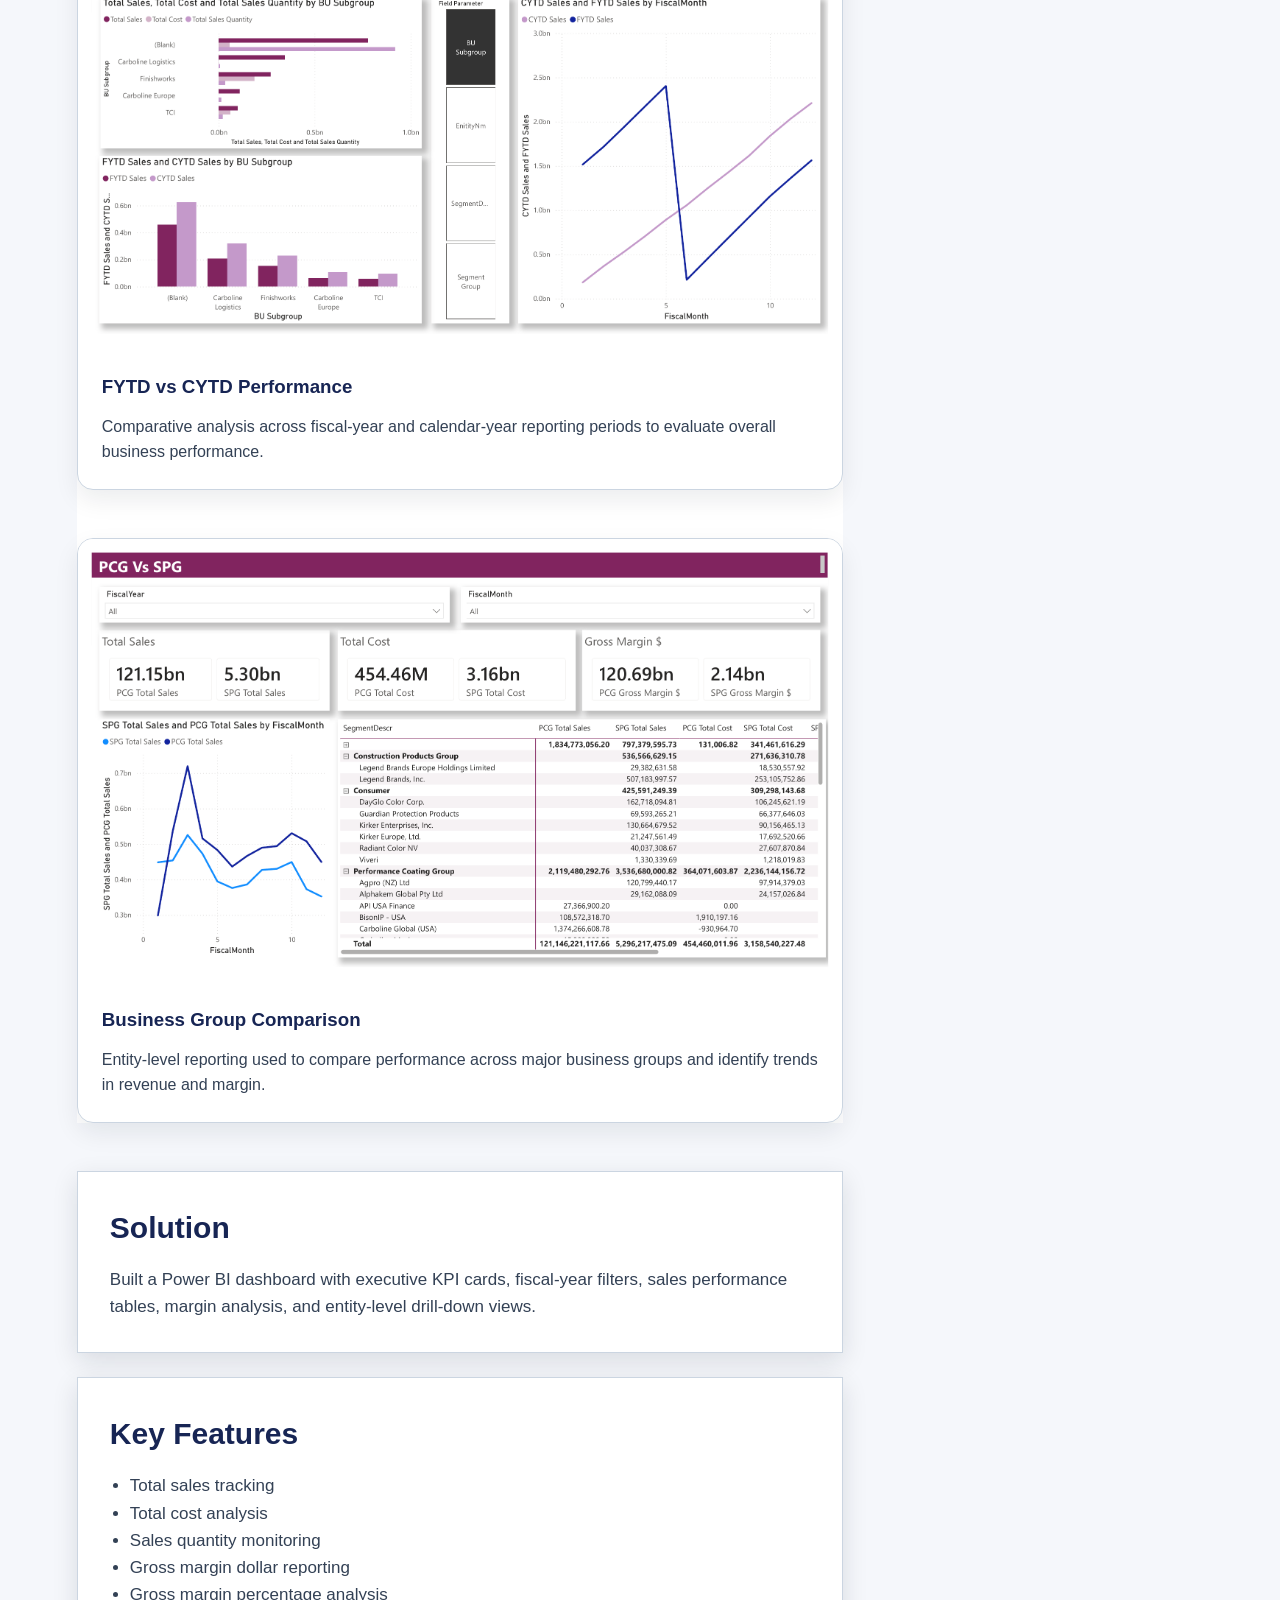
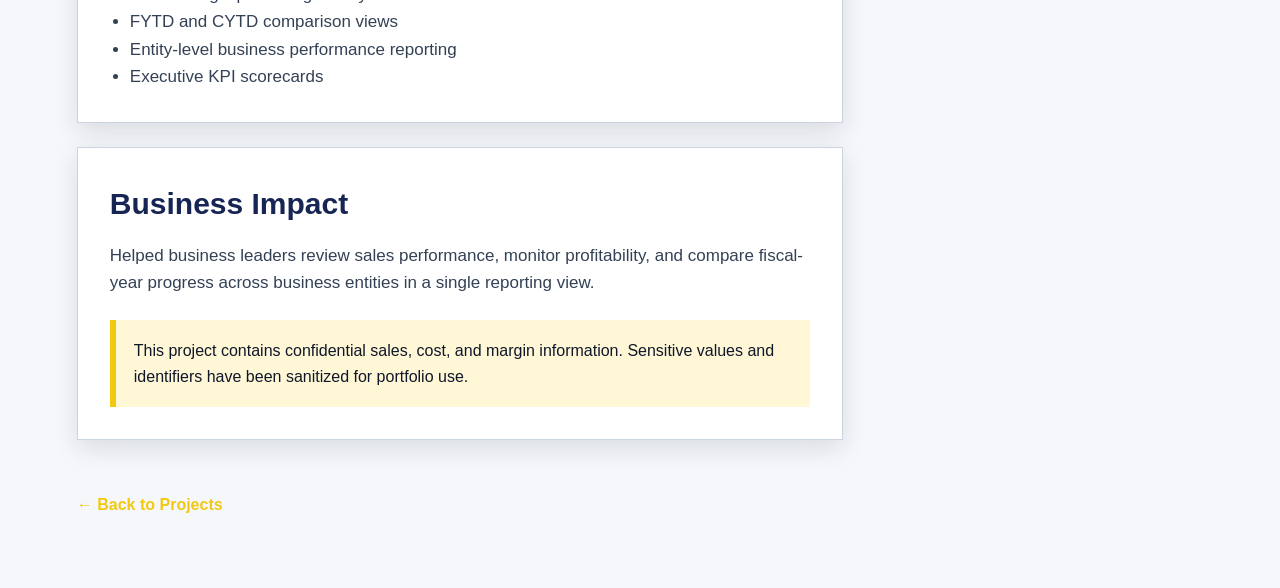
<file: projects/project-financials.html>
<!DOCTYPE html>
<html lang="en">

<head>
    <meta charset="UTF-8" />
    <meta name="viewport" content="width=device-width, initial-scale=1.0" />
    <title>PCG Sales Performance Dashboard | Indhu Biruduraju</title>
    <link rel="stylesheet" href="../style.css" />
</head>

<body>

    <header class="site-header">
        <div class="brand">
            <h1>INDHU BIRUDURAJU</h1>
            <p>Business Intelligence Portfolio</p>
        </div>

        <nav>
            <a href="../index.html">Home</a>
            <a href="../index.html#projects">Projects</a>
            <a href="../index.html#contact">Contact</a>
        </nav>
    </header>

    <section class="project-hero">
        <p class="eyebrow">Power BI · DAX · SQL · Sales Analytics</p>

        <h1>PCG Sales Performance Dashboard</h1>

        <p>
            An executive sales reporting dashboard designed to monitor sales,
            cost, quantity, gross margin, and fiscal-year performance across business entities.
        </p>
    </section>

    <main class="project-layout">

        <div>

            <section class="case-section">
                <h2>Business Problem</h2>

                <p>
                    Sales and finance stakeholders needed a centralized view of revenue,
                    costs, quantities, gross margin, and entity-level business performance.
                </p>
            </section>

            <section class="dashboard-gallery">

                <div class="dashboard-card">
                    <img src="../assets/images/sales-1.png" alt="Executive Sales Overview">
                    <div class="dashboard-card-content">
                        <h3>Executive Sales Overview</h3>
                        <p>
                            High-level reporting view showing sales, cost, quantity,
                            and profitability metrics used by business leadership.
                        </p>
                    </div>
                </div>

                <div class="dashboard-card">
                    <img src="../assets/images/sales-2.png" alt="FYTD and CYTD Performance">
                    <div class="dashboard-card-content">
                        <h3>FYTD vs CYTD Performance</h3>
                        <p>
                            Comparative analysis across fiscal-year and calendar-year
                            reporting periods to evaluate overall business performance.
                        </p>
                    </div>
                </div>

                <div class="dashboard-card">
                    <img src="../assets/images/sales-3.png" alt="Business Group Comparison">
                    <div class="dashboard-card-content">
                        <h3>Business Group Comparison</h3>
                        <p>
                            Entity-level reporting used to compare performance across
                            major business groups and identify trends in revenue and margin.
                        </p>
                    </div>
                </div>

            </section>

            <section class="case-section">
                <h2>Solution</h2>

                <p>
                    Built a Power BI dashboard with executive KPI cards, fiscal-year filters,
                    sales performance tables, margin analysis, and entity-level drill-down views.
                </p>
            </section>

            <section class="case-section">
                <h2>Key Features</h2>

                <ul>
                    <li>Total sales tracking</li>
                    <li>Total cost analysis</li>
                    <li>Sales quantity monitoring</li>
                    <li>Gross margin dollar reporting</li>
                    <li>Gross margin percentage analysis</li>
                    <li>FYTD and CYTD comparison views</li>
                    <li>Entity-level business performance reporting</li>
                    <li>Executive KPI scorecards</li>
                </ul>
            </section>

            <section class="case-section">
                <h2>Business Impact</h2>

                <p>
                    Helped business leaders review sales performance, monitor profitability,
                    and compare fiscal-year progress across business entities in a single reporting view.
                </p>

                <div class="confidential-note">
                    This project contains confidential sales, cost, and margin information.
                    Sensitive values and identifiers have been sanitized for portfolio use.
                </div>
            </section>

            <a class="back-link" href="../index.html#projects">
                ← Back to Projects
            </a>

        </div>

        <aside class="project-sidebar">

            <h3>Tools Used</h3>

            <div class="tool-tags">
                <span>Power BI</span>
                <span>DAX</span>
                <span>SQL</span>
                <span>Sales Analytics</span>
                <span>Financial Reporting</span>
            </div>

        </aside>

    </main>

</body>

</html>
</file>
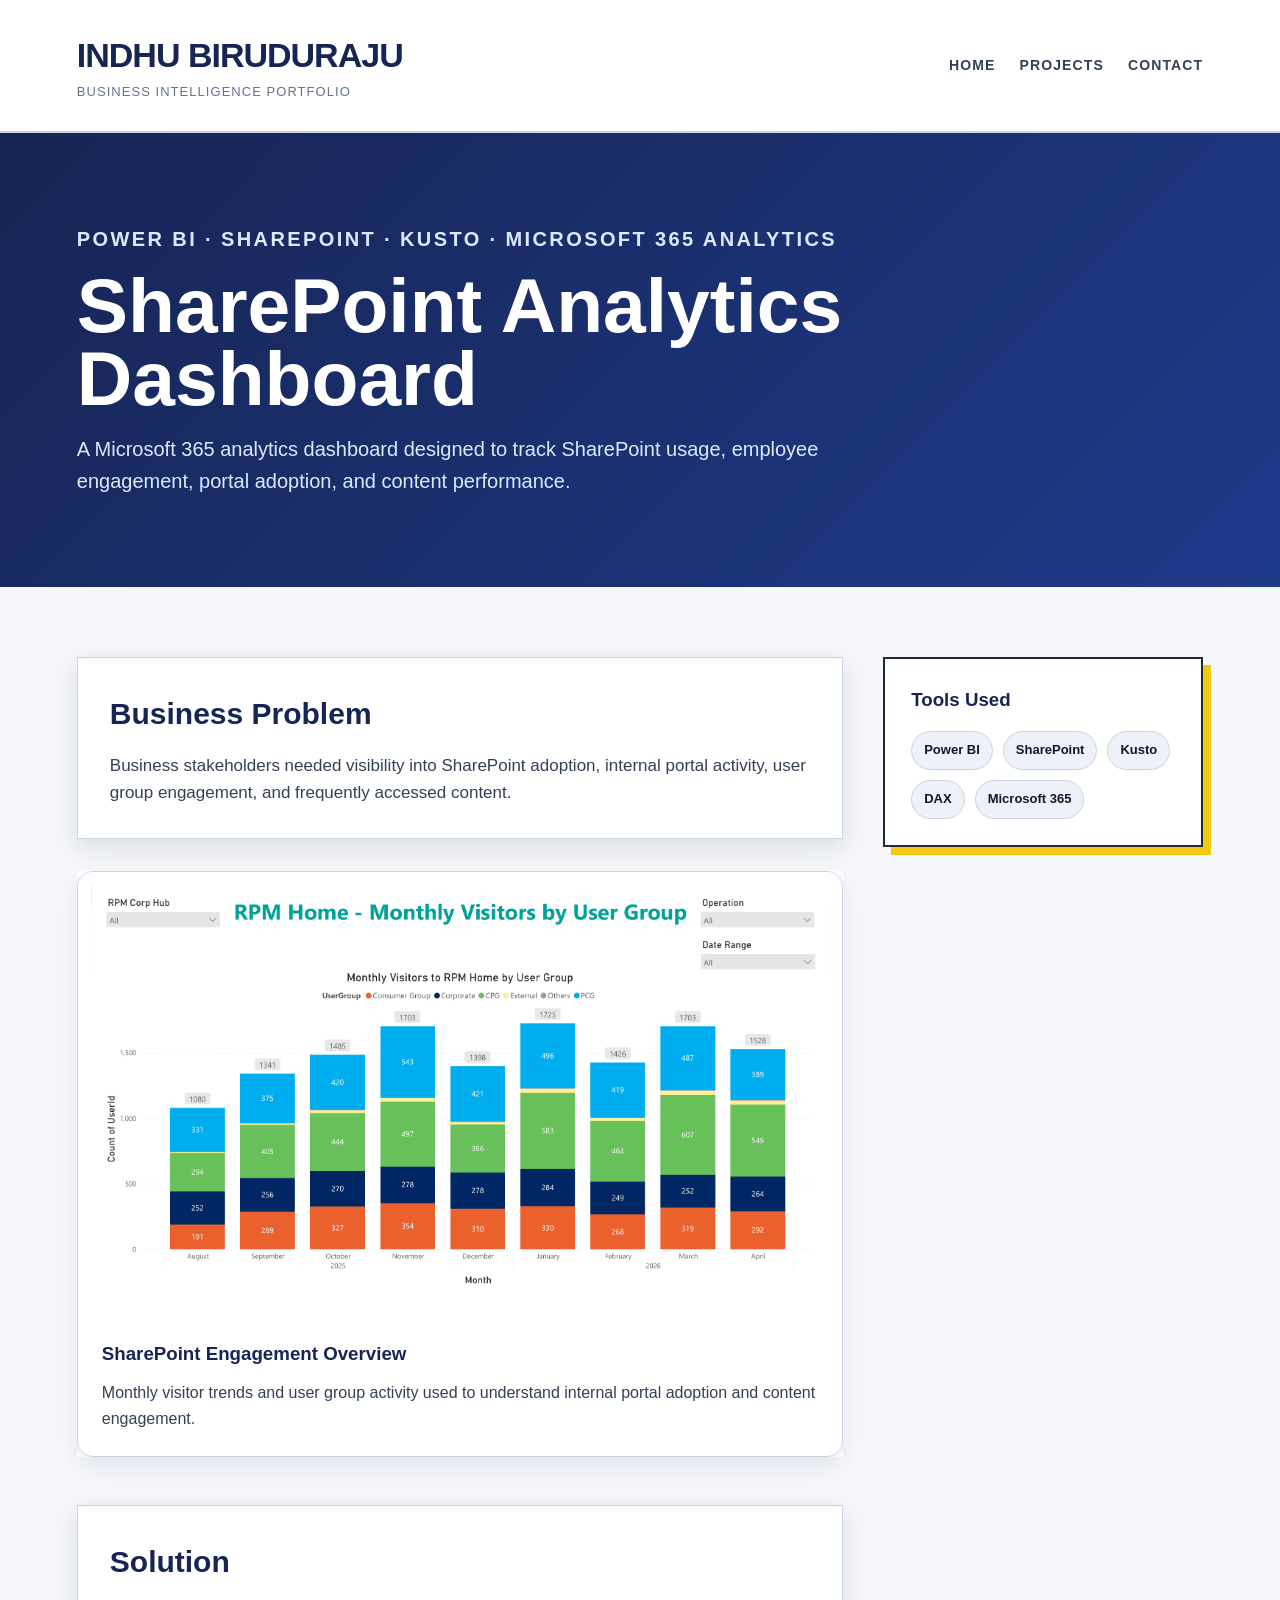
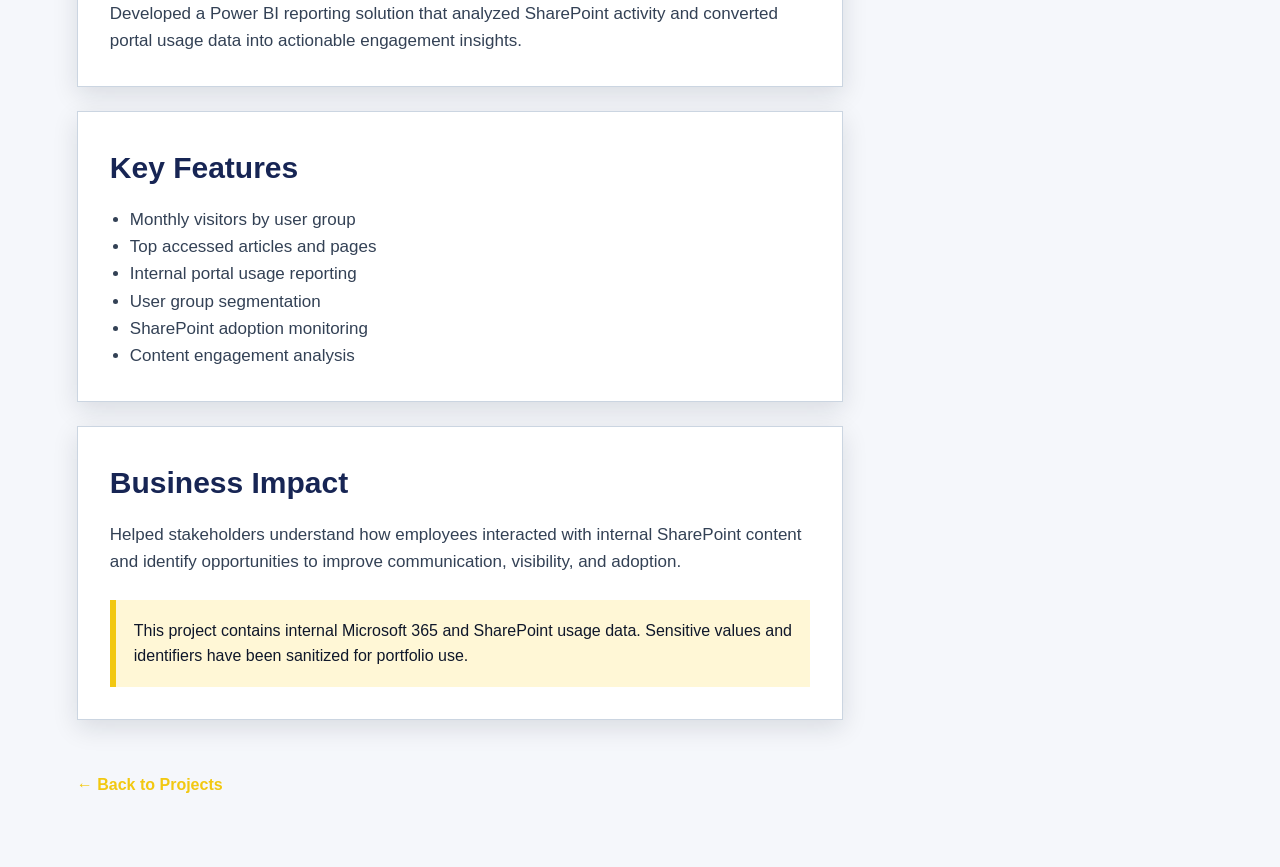
<file: projects/sharepoint-analytics.html>
<!DOCTYPE html>
<html lang="en">

<head>
    <meta charset="UTF-8" />
    <meta name="viewport" content="width=device-width, initial-scale=1.0" />
    <title>SharePoint Analytics Dashboard | Indhu Biruduraju</title>
    <link rel="stylesheet" href="../style.css" />
</head>

<body>

    <header class="site-header">
        <div class="brand">
            <h1>INDHU BIRUDURAJU</h1>
            <p>Business Intelligence Portfolio</p>
        </div>

        <nav>
            <a href="../index.html">Home</a>
            <a href="../index.html#projects">Projects</a>
            <a href="../index.html#contact">Contact</a>
        </nav>
    </header>

    <section class="project-hero">
        <p class="eyebrow">Power BI · SharePoint · Kusto · Microsoft 365 Analytics</p>

        <h1>SharePoint Analytics Dashboard</h1>

        <p>
            A Microsoft 365 analytics dashboard designed to track SharePoint usage,
            employee engagement, portal adoption, and content performance.
        </p>
    </section>

    <main class="project-layout">

        <div>

            <section class="case-section">
                <h2>Business Problem</h2>

                <p>
                    Business stakeholders needed visibility into SharePoint adoption,
                    internal portal activity, user group engagement, and frequently accessed content.
                </p>
            </section>

            <section class="dashboard-gallery">

                <div class="dashboard-card">
                    <img src="../assets/images/sharepoint-dashboard.png" alt="SharePoint analytics dashboard">
                    <div class="dashboard-card-content">
                        <h3>SharePoint Engagement Overview</h3>
                        <p>
                            Monthly visitor trends and user group activity used to understand
                            internal portal adoption and content engagement.
                        </p>
                    </div>
                </div>

            </section>

            <section class="case-section">
                <h2>Solution</h2>

                <p>
                    Developed a Power BI reporting solution that analyzed SharePoint activity
                    and converted portal usage data into actionable engagement insights.
                </p>
            </section>

            <section class="case-section">
                <h2>Key Features</h2>

                <ul>
                    <li>Monthly visitors by user group</li>
                    <li>Top accessed articles and pages</li>
                    <li>Internal portal usage reporting</li>
                    <li>User group segmentation</li>
                    <li>SharePoint adoption monitoring</li>
                    <li>Content engagement analysis</li>
                </ul>
            </section>

            <section class="case-section">
                <h2>Business Impact</h2>

                <p>
                    Helped stakeholders understand how employees interacted with internal
                    SharePoint content and identify opportunities to improve communication,
                    visibility, and adoption.
                </p>

                <div class="confidential-note">
                    This project contains internal Microsoft 365 and SharePoint usage data.
                    Sensitive values and identifiers have been sanitized for portfolio use.
                </div>
            </section>

            <a class="back-link" href="../index.html#projects">
                ← Back to Projects
            </a>

        </div>

        <aside class="project-sidebar">

            <h3>Tools Used</h3>

            <div class="tool-tags">
                <span>Power BI</span>
                <span>SharePoint</span>
                <span>Kusto</span>
                <span>DAX</span>
                <span>Microsoft 365</span>
            </div>

        </aside>

    </main>

</body>

</html>
</file>
<file: style.css>
:root {
  --bg: #f5f7fb;
  --bg-soft: #eef2f8;
  --paper: #ffffff;
  --paper-2: #f8fafc;

  --ink: #0f172a;
  --ink-2: #334155;
  --ink-3: #64748b;

  --primary: #1e3a8a;
  --primary-2: #2563eb;
  --primary-dark: #172554;

  --accent: #f2c811;
  --accent-dark: #c99a00;

  --teal: #0f766e;
  --green: #15803d;

  --border: #1e293b;
  --muted-border: #cbd5e1;

  --shadow: rgba(15, 23, 42, 0.12);
}

.dashboard-gallery {
  background: var(--paper);
}

.gallery-grid {
  display: grid;
  grid-template-columns: repeat(2, 1fr);
  gap: 24px;
  margin-top: 40px;
}

.gallery-item {
  background: white;
  border: 2px solid var(--muted-border);
  overflow: hidden;
}

.gallery-item img {
  width: 100%;
  display: block;
}

.gallery-item p {
  padding: 16px;
  font-weight: 700;
}

* {
  margin: 0;
  padding: 0;
  box-sizing: border-box;
}

html {
  scroll-behavior: smooth;
}

body {
  font-family: Inter, Arial, sans-serif;
  background: var(--bg);
  color: var(--ink);
  line-height: 1.6;
}

a {
  color: inherit;
  text-decoration: none;
}

.top-strip {
  display: flex;
  justify-content: space-between;
  gap: 20px;
  padding: 10px 6%;
  font-size: 12px;
  text-transform: uppercase;
  letter-spacing: 0.08em;
  background: var(--primary-dark);
  color: white;
  border-bottom: 4px solid var(--accent);
}

.site-header {
  display: flex;
  justify-content: space-between;
  align-items: center;
  padding: 28px 6%;
  background: var(--paper);
  border-bottom: 2px solid var(--muted-border);
  position: sticky;
  top: 0;
  z-index: 10;
}

.brand h1 {
  font-size: 34px;
  letter-spacing: -1px;
  color: var(--primary-dark);
}

.brand p {
  font-size: 13px;
  color: var(--ink-3);
  text-transform: uppercase;
  letter-spacing: 0.08em;
}

nav {
  display: flex;
  gap: 24px;
}

nav a {
  font-size: 14px;
  text-transform: uppercase;
  letter-spacing: 0.08em;
  font-weight: 700;
  color: var(--ink-2);
}

nav a:hover {
  color: var(--primary-2);
}

.hero {
  display: grid;
  grid-template-columns: 1.35fr 0.65fr;
  gap: 40px;
  padding: 90px 6%;
  background:
    radial-gradient(circle at top right, rgba(37, 99, 235, 0.12), transparent 34%),
    radial-gradient(circle at bottom left, rgba(242, 200, 17, 0.18), transparent 32%),
    var(--bg-soft);
  border-bottom: 2px solid var(--muted-border);
}

.eyebrow,
.section-tag {
  font-size: 13px;
  text-transform: uppercase;
  letter-spacing: 0.12em;
  font-weight: 800;
  color: var(--primary-2);
  margin-bottom: 14px;
}

.hero h2 {
  font-size: clamp(48px, 7vw, 96px);
  line-height: 0.95;
  letter-spacing: -4px;
  max-width: 950px;
  color: var(--ink);
}

.hero h2 span {
  display: block;
  color: var(--primary-2);
}

.hero-text {
  max-width: 720px;
  margin-top: 28px;
  font-size: 21px;
  color: var(--ink-2);
}

.hero-actions {
  display: flex;
  gap: 14px;
  margin-top: 34px;
  flex-wrap: wrap;
}

.btn {
  display: inline-block;
  padding: 13px 20px;
  border: 2px solid var(--primary-dark);
  font-weight: 800;
  text-transform: uppercase;
  letter-spacing: 0.05em;
  font-size: 13px;
  transition: 0.2s ease;
}

.btn.primary {
  background: var(--primary-2);
  color: white;
  box-shadow: 5px 5px 0 var(--primary-dark);
}

.btn.secondary {
  background: var(--paper);
  color: var(--primary-dark);
}

.btn:hover {
  transform: translate(2px, 2px);
  box-shadow: 2px 2px 0 var(--primary-dark);
}

.hero-card {
  background: var(--primary-dark);
  color: white;
  border: 3px solid var(--border);
  padding: 28px;
  align-self: start;
  box-shadow: 10px 10px 0 var(--accent);
}

.card-label {
  font-size: 12px;
  letter-spacing: 0.12em;
  text-transform: uppercase;
  margin-bottom: 40px;
  color: var(--accent);
}

.hero-card h3 {
  font-size: 44px;
  line-height: 1;
  margin-bottom: 14px;
}

.hero-card p {
  color: #dbeafe;
}

.mini-stats {
  display: grid;
  grid-template-columns: 1fr;
  gap: 18px;
  margin-top: 34px;
  border-top: 2px solid rgba(255, 255, 255, 0.25);
  padding-top: 24px;
}

.mini-stats strong {
  display: block;
  font-size: 34px;
  color: var(--accent);
}

.mini-stats span {
  font-size: 13px;
  text-transform: uppercase;
  letter-spacing: 0.08em;
}

.stats-bar {
  display: grid;
  grid-template-columns: repeat(4, 1fr);
  background: var(--paper);
  border-bottom: 2px solid var(--muted-border);
}

.stats-bar div {
  padding: 28px;
  border-right: 2px solid var(--muted-border);
}

.stats-bar div:last-child {
  border-right: none;
}

.stats-bar strong {
  display: block;
  font-size: 28px;
  color: var(--primary-2);
}

.stats-bar span {
  color: var(--ink-3);
  font-size: 14px;
}

.section {
  padding: 80px 6%;
  border-bottom: 2px solid var(--muted-border);
  background: var(--bg);
}

.two-col {
  display: grid;
  grid-template-columns: 0.8fr 1.2fr;
  gap: 50px;
}

.section h2 {
  font-size: clamp(40px, 5vw, 72px);
  line-height: 0.95;
  letter-spacing: -2px;
  margin-bottom: 22px;
  color: var(--primary-dark);
}

.two-col p,
.section-intro {
  font-size: 20px;
  color: var(--ink-2);
  max-width: 780px;
  margin-bottom: 18px;
}

.manifesto-grid {
  display: grid;
  grid-template-columns: repeat(2, 1fr);
  margin-top: 36px;
  border: 2px solid var(--border);
  background: var(--paper);
}

.manifesto-card {
  padding: 34px;
  border-right: 2px solid var(--border);
  border-bottom: 2px solid var(--border);
  min-height: 260px;
  transition: 0.2s ease;
}

.manifesto-card:nth-child(2),
.manifesto-card:nth-child(4) {
  border-right: none;
}

.manifesto-card:nth-child(3),
.manifesto-card:nth-child(4) {
  border-bottom: none;
}

.manifesto-card span {
  display: inline-block;
  font-size: 15px;
  font-weight: 800;
  color: var(--primary-2);
  margin-bottom: 32px;
}

.manifesto-card h3 {
  font-size: 30px;
  line-height: 1;
  margin-bottom: 18px;
  color: var(--primary-dark);
}

.manifesto-card p {
  color: var(--ink-2);
  font-size: 17px;
}

.manifesto-card:hover {
  background: var(--primary-dark);
  color: white;
}

.manifesto-card:hover h3,
.manifesto-card:hover p,
.manifesto-card:hover span {
  color: white;
}

.eligibility {
  display: grid;
  grid-template-columns: 0.8fr 1.2fr;
  gap: 50px;
  background: var(--paper);
}

.skill-list {
  border: 2px solid var(--border);
  background: var(--paper);
}

.skill-row {
  display: grid;
  grid-template-columns: 110px 1fr 50px;
  gap: 16px;
  align-items: center;
  padding: 22px;
  border-bottom: 2px solid var(--border);
}

.skill-row:last-child {
  border-bottom: none;
}

.skill-row span {
  font-size: 13px;
  color: var(--primary-2);
  font-weight: 800;
}

.skill-row strong {
  font-size: 19px;
  color: var(--ink);
}

.skill-row em {
  font-style: normal;
  font-size: 24px;
  font-weight: 800;
  color: var(--green);
}

.contact-section {
  background: var(--primary-dark);
  color: white;
}

.contact-section .section-tag {
  color: var(--accent);
}

.contact-section h2 {
  color: white;
}

.contact-grid {
  display: grid;
  grid-template-columns: repeat(3, 1fr);
  border: 2px solid var(--border);
  background: var(--paper);
  color: var(--ink);
  margin-top: 32px;
  box-shadow: 8px 8px 0 var(--accent);
}

.contact-grid div {
  padding: 26px;
  border-right: 2px solid var(--border);
}

.contact-grid div:last-child {
  border-right: none;
}

.contact-grid strong {
  display: block;
  margin-bottom: 10px;
  color: var(--primary-2);
  text-transform: uppercase;
  font-size: 13px;
  letter-spacing: 0.08em;
}

.contact-grid a {
  font-size: 18px;
  word-break: break-word;
}

footer {
  display: flex;
  justify-content: space-between;
  gap: 30px;
  padding: 40px 6%;
  background: var(--ink);
  color: white;
}

footer h2 {
  font-size: 34px;
}

footer p {
  color: #cbd5e1;
}

@media (max-width: 900px) {
  .top-strip {
    flex-direction: column;
    gap: 6px;
  }

  .site-header {
    align-items: flex-start;
    flex-direction: column;
    gap: 18px;
  }

  nav {
    flex-wrap: wrap;
  }

  .hero,
  .two-col,
  .eligibility {
    grid-template-columns: 1fr;
  }

  .stats-bar {
    grid-template-columns: repeat(2, 1fr);
  }

  .manifesto-grid {
    grid-template-columns: 1fr;
  }

  .manifesto-card,
  .manifesto-card:nth-child(2),
  .manifesto-card:nth-child(4) {
    border-right: none;
    border-bottom: 2px solid var(--border);
  }

  .manifesto-card:last-child {
    border-bottom: none;
  }

  .contact-grid {
    grid-template-columns: 1fr;
  }

  .contact-grid div {
    border-right: none;
    border-bottom: 2px solid var(--border);
  }

  .contact-grid div:last-child {
    border-bottom: none;
  }

  footer {
    flex-direction: column;
  }
}

@media (max-width: 600px) {
  .hero {
    padding-top: 54px;
  }

  .hero h2 {
    letter-spacing: -2px;
  }

  .stats-bar {
    grid-template-columns: 1fr;
  }

  .stats-bar div {
    border-right: none;
    border-bottom: 2px solid var(--muted-border);
  }

  .stats-bar div:last-child {
    border-bottom: none;
  }

  .skill-row {
    grid-template-columns: 1fr;
  }
}

.hero-card {
  border-left: 8px solid var(--accent);
}

.manifesto-card:hover {
  background: linear-gradient(135deg,
      var(--primary-dark),
      var(--primary));
}

.credibility {
  display: flex;
  flex-wrap: wrap;
  gap: 10px;
  margin-top: 24px;
  margin-bottom: 24px;
}

.credibility span {
  display: inline-block;
  background: var(--accent);
  color: #172554 !important;
  padding: 8px 14px;
  border-radius: 999px;
  font-size: 12px;
  font-weight: 800;
  line-height: 1;
  white-space: nowrap;
}

.project-hero {
  padding: 90px 6%;
  background: linear-gradient(135deg, var(--primary-dark), var(--primary));
  color: white;
}

.project-hero h1 {
  font-size: clamp(42px, 6vw, 82px);
  line-height: 0.95;
  margin-bottom: 18px;
}

.project-hero p {
  max-width: 850px;
  font-size: 20px;
  color: #dbeafe;
}

.project-layout {
  display: grid;
  grid-template-columns: 1fr 320px;
  gap: 40px;
  padding: 70px 6%;
}

.case-section {
  background: white;
  border: 1px solid var(--muted-border);
  padding: 32px;
  margin-bottom: 24px;
  box-shadow: 0 8px 24px var(--shadow);
}

.case-section h2 {
  color: var(--primary-dark);
  font-size: 30px;
  margin-bottom: 14px;
}

.case-section p,
.case-section li {
  color: var(--ink-2);
  font-size: 17px;
}

.case-section ul {
  padding-left: 20px;
}

.project-sidebar {
  position: sticky;
  top: 120px;
  align-self: start;
  background: var(--paper);
  border: 2px solid var(--border);
  padding: 26px;
  box-shadow: 8px 8px 0 var(--accent);
}

.project-sidebar h3 {
  color: var(--primary-dark);
  margin-bottom: 16px;
}

.tool-tags {
  display: flex;
  flex-wrap: wrap;
  gap: 10px;
}

.tool-tags span {
  background: var(--bg-soft);
  border: 1px solid var(--muted-border);
  padding: 8px 12px;
  border-radius: 999px;
  font-size: 13px;
  font-weight: 700;
}

.confidential-note {
  background: #fff7d6;
  border-left: 6px solid var(--accent);
  padding: 18px;
  margin-top: 24px;
  color: var(--ink);
}

.back-link {
  display: inline-block;
  margin-top: 28px;
  font-weight: 800;
  color: var(--accent);
}

@media (max-width: 900px) {
  .project-layout {
    grid-template-columns: 1fr;
  }

  .project-sidebar {
    position: static;
  }
}

.dashboard-preview {
  padding: 48px 6%;
  background: var(--paper);
  border-bottom: 2px solid var(--muted-border);
}

.dashboard-preview img {
  width: 100%;
  max-width: 1180px;
  display: block;
  margin: 0 auto;
  border: 2px solid var(--muted-border);
  border-radius: 14px;
  box-shadow: 0 16px 38px rgba(15, 23, 42, 0.14);
}

.project-image-grid {
  display: grid;
  grid-template-columns: repeat(2, 1fr);
  gap: 24px;
  margin-top: 24px;
}

.project-image-grid img {
  width: 100%;
  border: 2px solid var(--muted-border);
  border-radius: 12px;
  box-shadow: 0 10px 24px rgba(15, 23, 42, 0.12);
}

@media (max-width: 900px) {
  .project-image-grid {
    grid-template-columns: 1fr;
  }
}

.dashboard-gallery {
  margin-top: 32px;
}

.dashboard-card {
  background: white;
  border: 1px solid var(--muted-border);
  border-radius: 16px;
  overflow: hidden;
  margin-bottom: 48px;
  box-shadow: 0 10px 24px rgba(15, 23, 42, .08);
}

.dashboard-card img {
  width: 100%;
  display: block;
}

.dashboard-card-content {
  padding: 24px;
}

.dashboard-card-content h3 {
  margin-bottom: 12px;
  color: var(--primary-dark);
}

.dashboard-card-content p {
  color: var(--ink-2);
}
</file>
